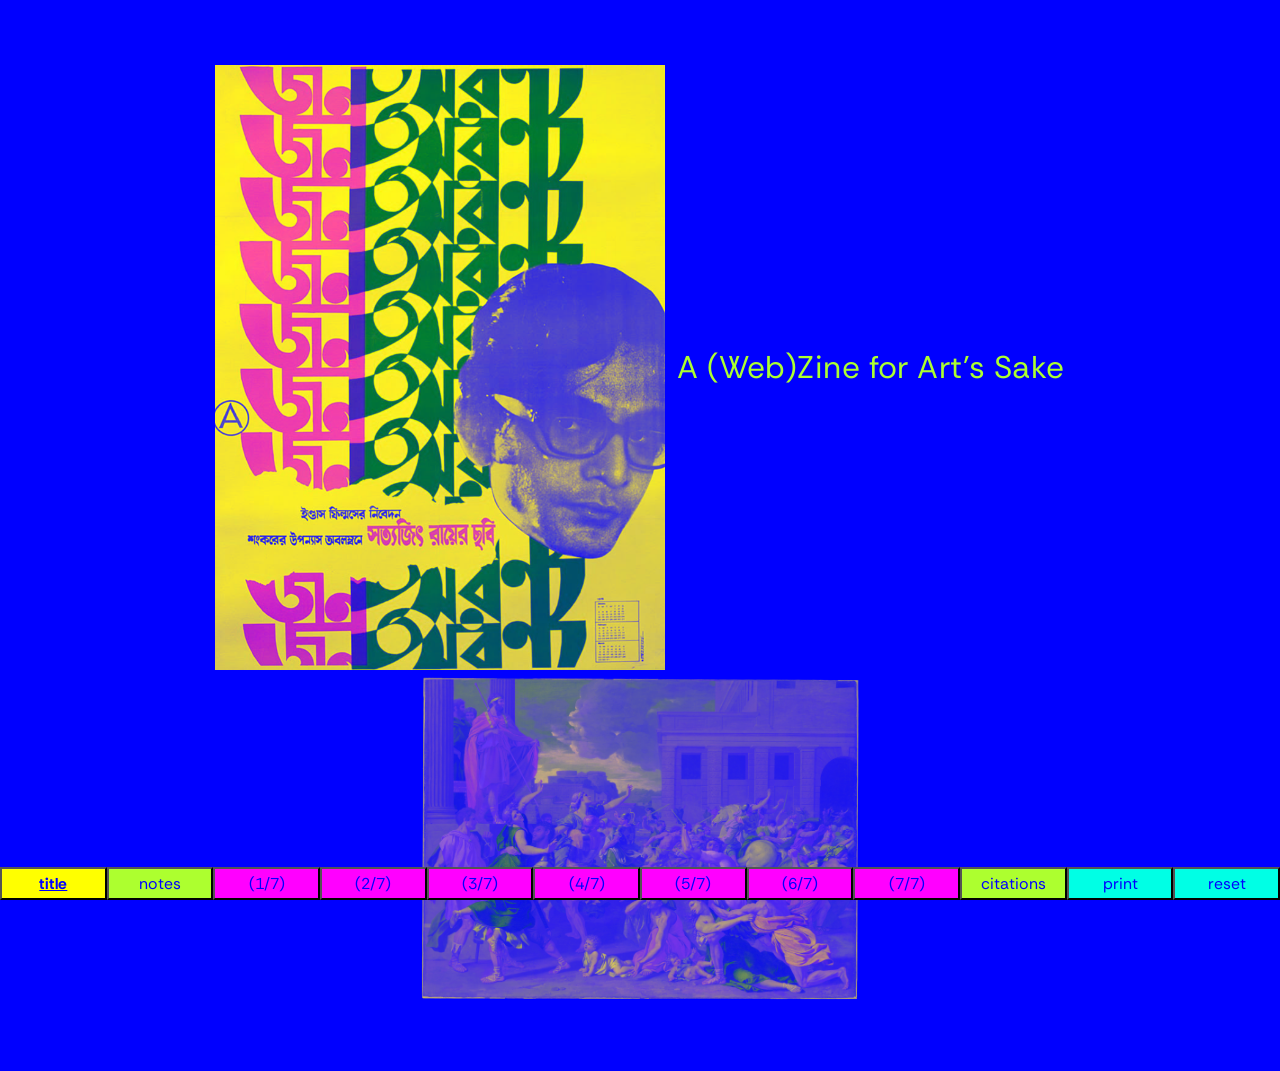
<file: index.html>
<!DOCTYPE html>
<html lang="en">
<meta charset="utf-8">
<meta name="viewport" content="width=device-width, initial-scale-1">
<title>A (Web)Zine for Art's Sake</title>
<link rel="preconnect" href="https://fonts.googleapis.com">
<link rel="preconnect" href="https://fonts.gstatic.com" crossorigin>
<link href="https://fonts.googleapis.com/css2?family=Akaya+Telivigala&family=Amita:wght@400;700&family=Anek+Kannada:wdth@89.7&family=Anek+Latin:wght@100..800&family=Averia+Libre:ital,wght@0,300;0,400;0,700;1,300;1,400;1,700&family=Bricolage+Grotesque:opsz,wght@12..96,200..800&family=Codystar:wght@300;400&family=Rethink+Sans:ital,wght@0,400..800;1,400..800&family=Tiro+Bangla:ital@0;1&display=swap" rel="stylesheet">
    <link rel="stylesheet" type="text/css" href="title-styles.css">
<script src=""></script>
</head>

<body onclick="handleClick(event)">
    <div class="main">
            <button id="btn" class="head"><img id="random-image" src="" alt="">                  
            </button><p class="header">A (Web)Zine for Art's Sake</p>
            <button id="btn2" class="head"><img id="random-image2" src="" alt="">                   
            </button>
    </div>

       <nav id="b" class="unselect">
        <button id="title" class="navoption"><a href="index.html" aria-current="page">title</a></button>
        <button id="citations" class="navoption"><a href="note.html" aria-current="false">notes</a></button>
        <button id="page" class="navoption"><a href="page-1.html" aria-current="false">(1/7)</a></button>
        <button id="page" class="navoption"><a href="page-2.html" aria-current="false">(2/7)</a></button>
        <button id="page" class="navoption"><a href="page-3.html" aria-current="false">(3/7)</a></button>
        <button id="page" class="navoption"><a href="page-4.html" aria-current="false">(4/7)</a></button>
        <button id="page" class="navoption"><a href="page-5.html" aria-current="false">(5/7)</a></button>
        <button id="page" class="navoption"><a href="page-6.html" aria-current="false">(6/7)</a></button>
        <button id="page" class="navoption"><a href="page-7.html" aria-current="false">(7/7)</a></button>
        <button id="citations" class="navoption"><a href="citations.html" aria-current="false">citations</a></button>
        <button class="printbutton navoption" id="print" onclick="window.print()"><a href="" aria-current="false">print</a></button>
        <button class="navoption" onClick="window.location.reload();" id="reset"><a href="" aria-current="false">reset</a></button>
    </nav>

<script>
function handleClick(event) {
  if (event.target.classList.contains("clickable")) {
    var values = event.target.getAttribute("data-values").split("/");
    var randomIndex = Math.floor(Math.random() * values.length);
    var nextValue = values[randomIndex];
    event.target.innerText = nextValue;
  }
}

const imgEl = document.getElementById('random-image');
const btn = document.getElementById('btn');

const srcArray = [
'zine images/zine-image-1.jpg',
'zine images/zine-image-2.jpg',
'zine images/zine-image-3.jpg',
'zine images/zine-image-4.jpg',
'zine images/zine-image-5.jpg',
'zine images/zine-image-6.jpg',
'zine images/zine-image-7.jpg',
'zine images/zine-image-8.jpg',
'zine images/zine-image-9.jpg',
'zine images/zine-image-10.jpg',
'zine images/zine-image-11.jpg', 
'zine images/zine-image-12.jpg',
'zine images/zine-image-13.jpg',
'zine images/zine-image-14.jpg', 
'zine images/zine-image-15.jpg',
'zine images/zine-image-16.jpg',
'zine images/zine-image-17.jpg', 
'zine images/zine-image-18.jpg',
'zine images/zine-image-19.jpg',
'zine images/zine-image-20.jpg',
'zine images/zine-image-21.jpg', 
'zine images/zine-image-22.jpg',
'zine images/zine-image-23.jpg',
'zine images/zine-image-24.jpg', 
'zine images/zine-image-25.jpg',
'zine images/zine-image-26.jpg',
'zine images/zine-image-27.jpg', 
'zine images/zine-image-28.jpg',
'zine images/zine-image-29.jpg',
'zine images/zine-image-30.jpg',
'zine images/zine-image-31.jpg',
'zine images/zine-image-32.jpg',
'zine images/zine-image-33.jpg',
'zine images/zine-image-34.jpg', 
'zine images/zine-image-35.jpg',
'zine images/zine-image-36.jpg',
'zine images/zine-image-37.jpg', 
'zine images/zine-image-38.jpg',
'zine images/zine-image-39.jpg',
'zine images/zine-image-40.jpg',
'zine images/zine-image-41.jpg',
'zine images/zine-image-42.jpg',
'zine images/zine-image-43.jpg',
'zine images/zine-image-44.jpg',
'zine images/zine-image-45.jpg',
'zine images/zine-image-46.jpg',
'zine images/zine-image-47.jpg',
'zine images/zine-image-48.jpg',
'zine images/zine-image-49.jpg',
'zine images/zine-image-50.jpg',
'zine images/zine-image-51.jpg',
'zine images/zine-image-52.jpg',
'zine images/zine-image-53.jpg',
'zine images/zine-image-54.jpg',
'zine images/zine-image-55.jpg',
'zine images/zine-image-56.jpg',
'zine images/zine-image-57.jpg',
'zine images/zine-image-58.jpg',
'zine images/zine-image-59.jpg',
'zine images/zine-image-60.jpg',
'zine images/zine-image-61.jpg',
'zine images/zine-image-62.jpg',
'zine images/zine-image-63.jpg',
'zine images/zine-image-64.jpg',
'zine images/zine-image-65.jpg',
'zine images/zine-image-66.jpg',
'zine images/zine-image-67.jpg',
'zine images/zine-image-68.jpg',
'zine images/zine-image-69.jpg',
'zine images/zine-image-70.jpg',
'zine images/zine-image-71.jpg',
'zine images/zine-image-72.jpg',
'zine images/zine-image-73.jpg',
'zine images/zine-image-74.jpg',
'zine images/zine-image-75.jpg',
'zine images/zine-image-76.jpg',
'zine images/zine-image-77.jpg',
'zine images/zine-image-78.jpg',
'zine images/zine-image-79.jpg',
'zine images/zine-image-80.jpg',
'zine images/zine-image-81.jpg',
'zine images/zine-image-82.jpg',
'zine images/zine-image-83.jpg',
'zine images/zine-image-84.jpg',
'zine images/zine-image-85.jpg',
'zine images/zine-image-86.jpg',
'zine images/zine-image-87.jpg',
'zine images/zine-image-88.jpg',
'zine images/zine-image-89.jpg',
'zine images/zine-image-90.jpg',
'zine images/zine-image-91.jpg',
'zine images/zine-image-92.jpg',
'zine images/zine-image-93.jpg',
'zine images/zine-image-94.jpg',
'zine images/zine-image-95.jpg',
'zine images/zine-image-96.jpg',
'zine images/zine-image-97.jpg',
'zine images/zine-image-98.jpg',
'zine images/zine-image-99.jpg',
'zine images/zine-image-100.jpg',
];

imgEl.src - srcArray[0];

btn.addEventListener('click', () => {
    randomImage();
});

let index;
let index1;

randomImage();
function randomImage() {
    const randomIndex = Math.floor(Math.random()*srcArray.length);
    if (randomIndex !== index){
    imgEl.src = srcArray[randomIndex];
    index = randomImage;
    } 
    if (randomIndex !== index1) {
    imgEl.src = srcArray[randomIndex];
    index1 = randomImage;
    }
    else {
    randomImage();
    }
    
}

const imgEl2 = document.getElementById('random-image2');
const btn2 = document.getElementById('btn2');

const srcArray2 = [
'art images/art-image-01.jpeg',
'art images/art-image-02.jpeg',
'art images/art-image-03.jpeg',
'art images/art-image-04.jpeg',
'art images/art-image-05.jpeg',
'art images/art-image-06.jpeg',
'art images/art-image-07.jpeg',
'art images/art-image-08.jpeg',
'art images/art-image-09.jpeg',
'art images/art-image-10.jpeg',
'art images/art-image-11.jpeg',
'art images/art-image-12.jpeg',
'art images/art-image-13.jpeg',
'art images/art-image-14.jpeg',
'art images/art-image-15.jpeg',
'art images/art-image-16.jpeg',
'art images/art-image-17.jpeg',
'art images/art-image-18.jpeg',
'art images/art-image-19.jpeg',
'art images/art-image-20.jpeg',
'art images/art-image-21.jpeg',
'art images/art-image-22.jpeg',
'art images/art-image-23.jpeg',
'art images/art-image-24.jpeg',
'art images/art-image-25.jpeg',
'art images/art-image-26.jpeg',
'art images/art-image-27.jpeg',
'art images/art-image-28.jpeg',
'art images/art-image-29.jpeg',
'art images/art-image-30.jpeg',
'art images/art-image-31.jpeg',
'art images/art-image-32.jpeg',
'art images/art-image-33.jpeg',
'art images/art-image-34.jpeg',
'art images/art-image-35.jpeg',
'art images/art-image-36.jpeg',
'art images/art-image-37.jpeg',
'art images/art-image-38.jpeg',
'art images/art-image-39.jpeg',
'art images/art-image-40.jpeg',
'art images/art-image-41.jpeg',
'art images/art-image-42.jpeg',
'art images/art-image-43.jpeg',
'art images/art-image-44.jpeg',
'art images/art-image-45.jpeg',
'art images/art-image-46.jpeg',
'art images/art-image-47.jpeg',
'art images/art-image-48.jpeg',
'art images/art-image-49.jpeg',
'art images/art-image-50.jpeg',
'art images/art-image-51.jpeg',
'art images/art-image-52.jpeg',
'art images/art-image-53.jpeg',
'art images/art-image-54.jpeg',
'art images/art-image-55.jpeg',
'art images/art-image-56.jpeg',
'art images/art-image-57.jpeg',
'art images/art-image-58.jpeg',
'art images/art-image-59.jpeg',
'art images/art-image-60.jpeg',
'art images/art-image-61.jpeg',
'art images/art-image-62.jpeg',
'art images/art-image-63.jpeg',
'art images/art-image-64.jpeg',
'art images/art-image-65.jpeg',
'art images/art-image-66.jpeg',
'art images/art-image-67.jpeg',
'art images/art-image-68.jpeg',
'art images/art-image-69.jpeg',
'art images/art-image-70.jpeg',
'art images/art-image-71.jpeg',
'art images/art-image-72.jpeg',
'art images/art-image-73.jpeg',
'art images/art-image-74.jpeg',
'art images/art-image-75.jpeg',
'art images/art-image-76.jpeg',
'art images/art-image-77.jpeg',
'art images/art-image-78.jpeg',
'art images/art-image-79.jpeg',
'art images/art-image-80.jpeg',
'art images/art-image-81.jpeg',
'art images/art-image-82.jpeg',
'art images/art-image-83.jpeg',
'art images/art-image-84.jpeg',
'art images/art-image-85.jpeg',
'art images/art-image-86.jpeg',
'art images/art-image-87.jpeg',
'art images/art-image-88.jpeg',
'art images/art-image-89.jpeg',
'art images/art-image-90.jpeg',
'art images/art-image-91.jpeg',
'art images/art-image-92.jpeg',
'art images/art-image-93.jpeg',
'art images/art-image-94.jpeg',
'art images/art-image-95.jpeg',
'art images/art-image-96.jpeg',
'art images/art-image-97.jpeg',
'art images/art-image-98.jpeg',
'art images/art-image-99.jpeg',
'art images/art-image-100.jpeg',
];

imgEl2.src - srcArray2[0];

btn2.addEventListener('click', () => {
    randomImage2();
});

let index2;
let index3; 

randomImage2();
function randomImage2() {
    const randomIndex2 = Math.floor(Math.random()*srcArray2.length);
    if (randomIndex2 !== index2){
    imgEl2.src = srcArray2[randomIndex2];
    index2 = randomImage2;
    } 
    if (randomIndex2 !== index3) {
    imgEl2.src = srcArray2[randomIndex2];
    index3 = randomImage2;
    }
    else {
    randomImage2();
    }
    
}



</script>
</body>
</html>
</file>
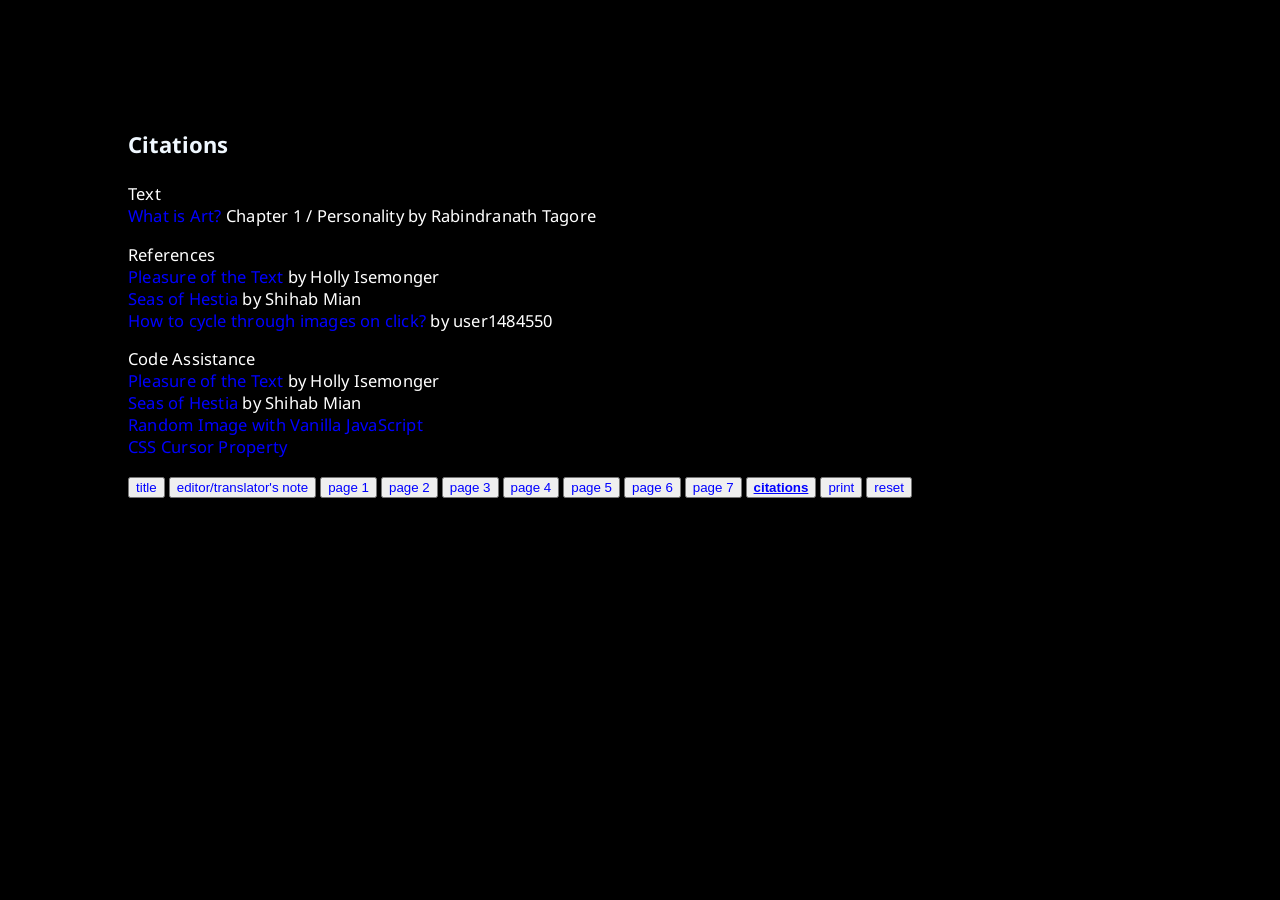
<file: citations.html>
<!DOCTYPE html>
<html lang="en">
<meta charset="utf-8">
<meta name="viewport" content="width=device-width, initial-scale-1">
<title>A (Web)Zine for Art's Sake</title>
<link rel="preconnect" href="https://fonts.googleapis.com">
<link rel="preconnect" href="https://fonts.gstatic.com" crossorigin>
<link href="https://fonts.googleapis.com/css2?family=Noto+Sans:ital,wght@0,100..900;1,100..900&display=swap" rel="stylesheet">
    <link rel="stylesheet" type="text/css" href="citations-styles.css">
<script src=""></script>
<style type="text/css">
<!--
BODY { cursor:url(https://www.rw-designer.com/cursor-set/next-generation-set); }
-->
</style>
</head>
<body onclick="handleClick(event)">
    <div class="lecture" st>
      <h3>
        Citations
      </h3>
    </div>
    <p>
      Text 
      <br>
      <a href="https://en.wikisource.org/wiki/Personality_(Tagore)/Chapter_1" target="_blank">What is Art?</a> Chapter 1 / Personality by Rabindranath Tagore
    </p>
    <p>
      References 
      <br>
      <a href="https://crawlspace.cool/pleasure-of-the-text" target="_blank">Pleasure of the Text</a> by Holly Isemonger
      <br>
      <a href="https://808sheeb.github.io/seas-of-hestia/" target="_blank">Seas of Hestia</a> by Shihab Mian
      <br>
      <a href="http://jsbin.com/serezoyeya/edit?html,css,js,output" target="_blank">How to cycle through images on click?</a> by user1484550
    </p>
    <p>
    Code Assistance 
      <br>
      <a href="https://crawlspace.cool/pleasure-of-the-text" target="_blank">Pleasure of the Text</a> by Holly Isemonger
      <br>
      <a href="https://808sheeb.github.io/seas-of-hestia/" target="_blank">Seas of Hestia</a> by Shihab Mian
      <br>
      <a href="https://www.youtube.com/watch?v=PfzA1CX3aI4" target="_blank">Random Image with Vanilla JavaScript</a>
      <br>
      <a href="https://www.w3schools.com/cssref/pr_class_cursor.php" target="_blank">CSS Cursor Property</a>
    </p>

     <div id="b" class="unselect">
        <button id="title" class="unselect"><a href="index.html" aria-current="false">title</a></button>
        <button id="note"><a href="note.html" aria-current="false">editor/translator's note</a></button>
        <button id="page-1"><a href="page-1.html" aria-current="false">page 1</a></button>
        <button id="page-2"><a href="page-2.html" aria-current="false">page 2</a></button>
        <button id="page-3"><a href="page-3.html" aria-current="false">page 3</a></button>
        <button id="page-4"><a href="page-4.html" aria-current="false">page 4</a></button>
        <button id="page-5"><a href="page-5.html" aria-current="false">page 5</a></button>
        <button id="page-6"><a href="page-6.html" aria-current="false">page 6</a></button>
        <button id="page-7"><a href="page-7.html" aria-current="false">page 7</a></button>
        <button id="citations"><a href="citations.html" aria-current="page">citations</a></button>
        <button class="printbutton" id="p" onclick="window.print()"><a href="" aria-current="false">print</a></button>
        <button onClick="window.location.reload();" id="reset"><a href="" aria-current="false">reset</a></button>
    </div>

<script>
          function handleClick(event) {
  if (event.target.classList.contains("clickable")) {
    var values = event.target.getAttribute("data-values").split("/");
    var randomIndex = Math.floor(Math.random() * values.length);
    var nextValue = values[randomIndex];
    event.target.innerText = nextValue;
  }
}

</script>
</body>

</html>
</file>
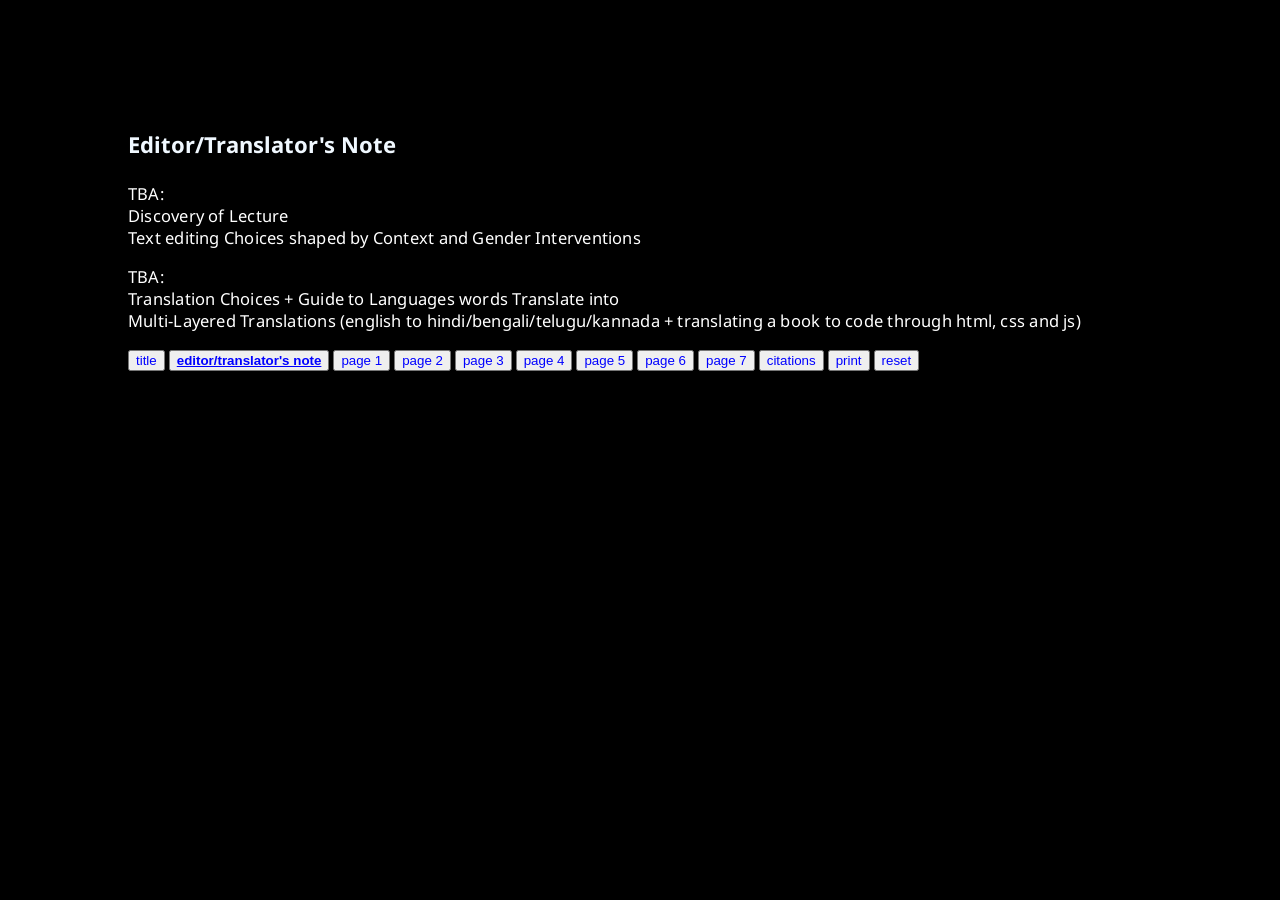
<file: note.html>
<!DOCTYPE html>
<html lang="en">
<meta charset="utf-8">
<meta name="viewport" content="width=device-width, initial-scale-1">
<title>A (Web)Zine for Art's Sake</title>
<link rel="preconnect" href="https://fonts.googleapis.com">
<link rel="preconnect" href="https://fonts.gstatic.com" crossorigin>
<link href="https://fonts.googleapis.com/css2?family=Noto+Sans:ital,wght@0,100..900;1,100..900&display=swap" rel="stylesheet">
    <link rel="stylesheet" type="text/css" href="note-styles.css">
<script src=""></script>
<style type="text/css">
<!--
BODY { cursor:url(https://www.rw-designer.com/cursor-set/next-generation-set); }
-->
</style>
</head>
<body onclick="handleClick(event)">
    <div class="lecture" st>
      <h3>
        Editor/Translator's Note
      </h3>
    </div>
    <p>
      TBA: 
      <br>
      Discovery of Lecture
      <br>
      Text editing Choices shaped by Context and Gender Interventions
    </p>
    <p>
      TBA: 
      <br>
      Translation Choices + Guide to Languages words Translate into
      <br>
      Multi-Layered Translations (english to hindi/bengali/telugu/kannada + translating a book to code through html, css and js)
    </p>

     <div id="b" class="unselect">
        <button id="title" class="unselect"><a href="index.html" aria-current="false">title</a></button>
        <button id="note"><a href="note.html" aria-current="page">editor/translator's note</a></button>
        <button id="page-1"><a href="page-1.html" aria-current="false">page 1</a></button>
        <button id="page-2"><a href="page-2.html" aria-current="false">page 2</a></button>
        <button id="page-3"><a href="page-3.html" aria-current="false">page 3</a></button>
        <button id="page-4"><a href="page-4.html" aria-current="false">page 4</a></button>
        <button id="page-5"><a href="page-5.html" aria-current="false">page 5</a></button>
        <button id="page-6"><a href="page-6.html" aria-current="false">page 6</a></button>
        <button id="page-7"><a href="page-7.html" aria-current="false">page 7</a></button>
        <button id="citations"><a href="citations.html" aria-current="false">citations</a></button>
        <button class="printbutton" id="p" onclick="window.print()"><a href="" aria-current="false">print</a></button>
        <button onClick="window.location.reload();" id="reset"><a href="" aria-current="false">reset</a></button>
    </div>

<script>
          function handleClick(event) {
  if (event.target.classList.contains("clickable")) {
    var values = event.target.getAttribute("data-values").split("/");
    var randomIndex = Math.floor(Math.random() * values.length);
    var nextValue = values[randomIndex];
    event.target.innerText = nextValue;
  }
}

</script>
</body>

</html>
</file>
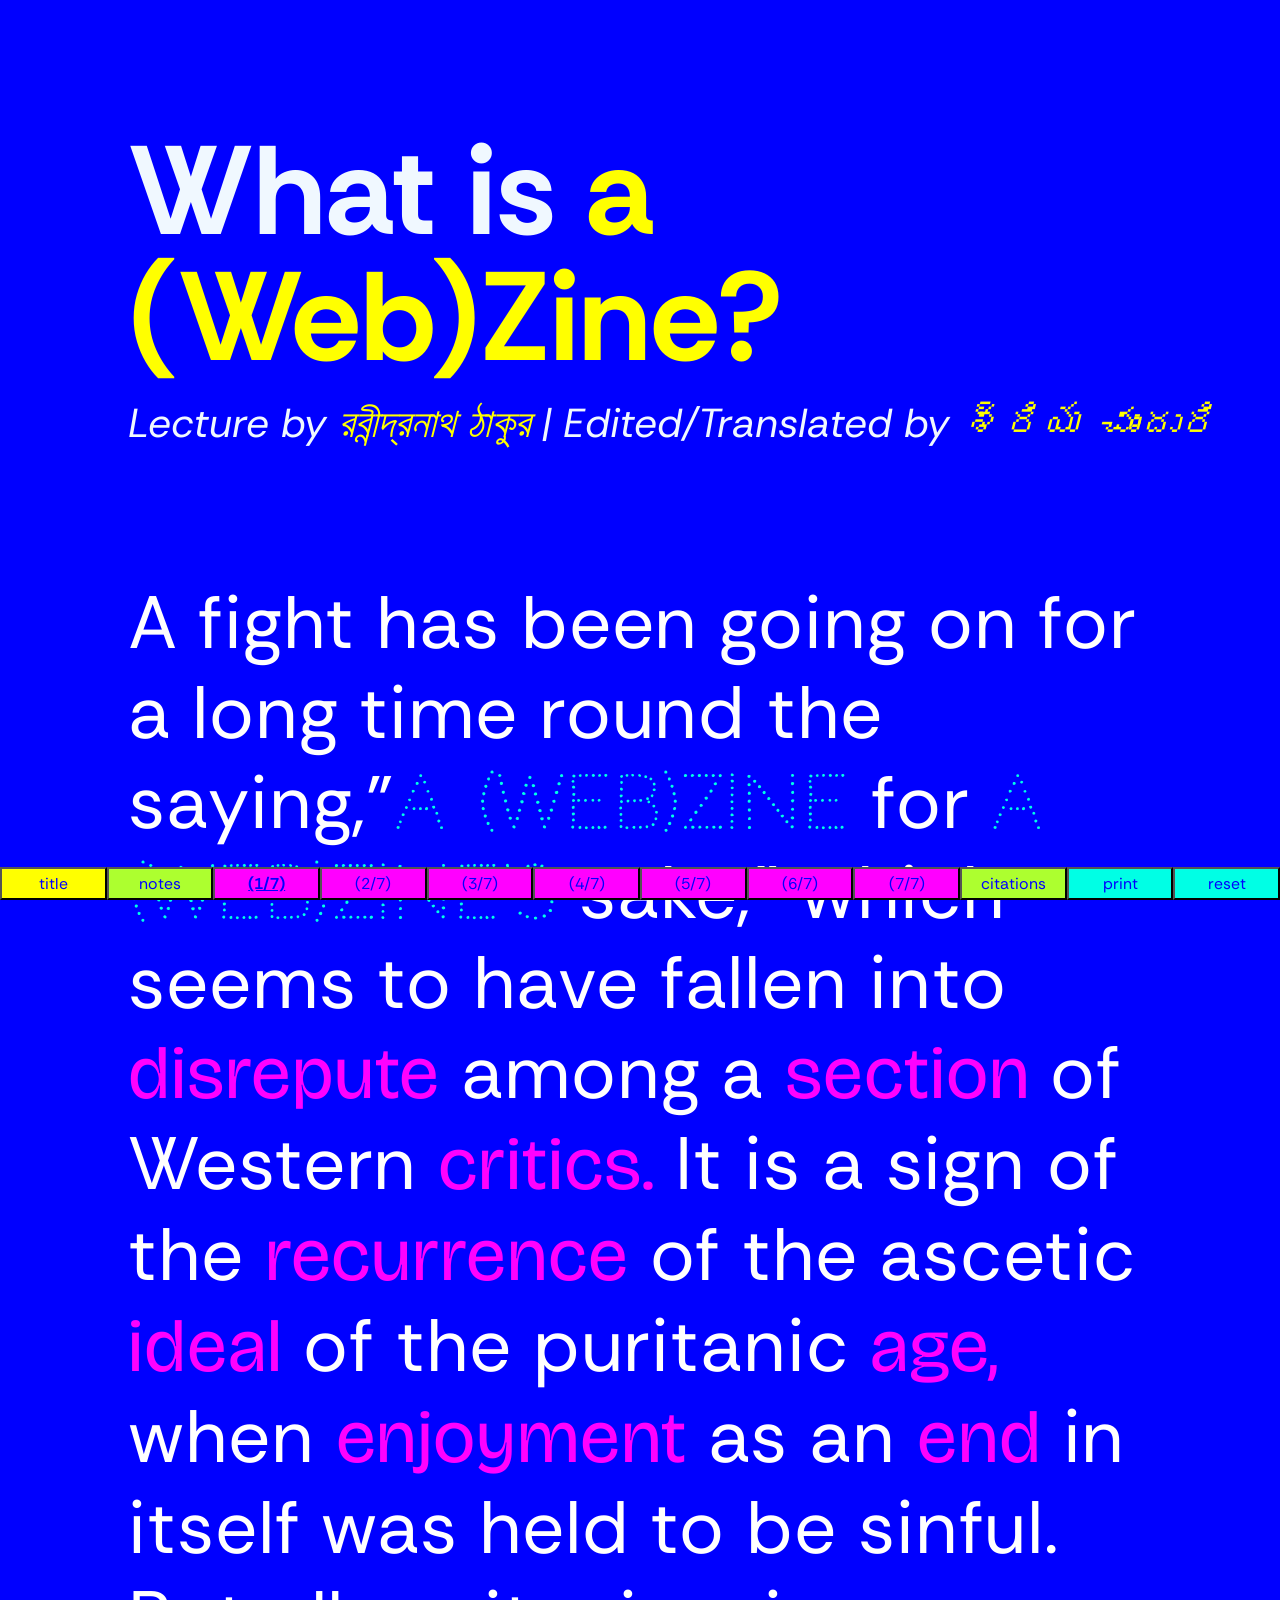
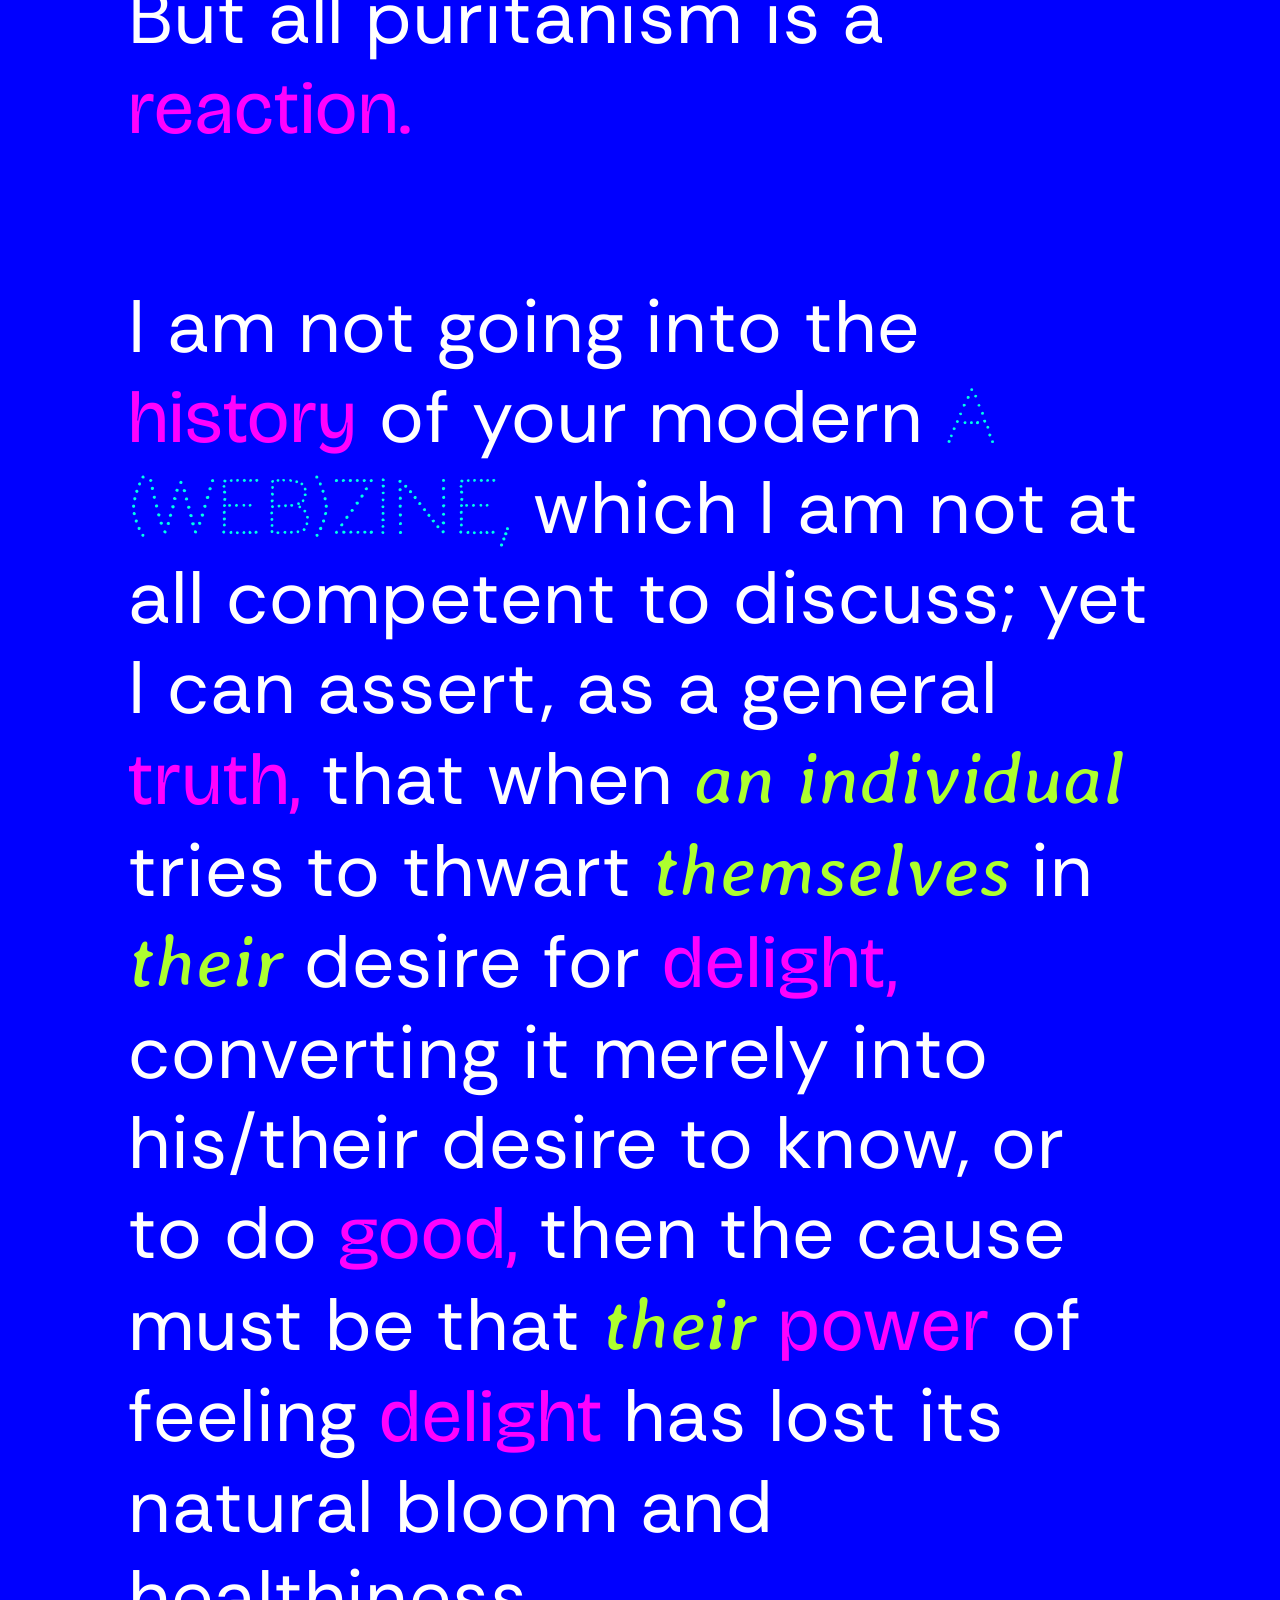
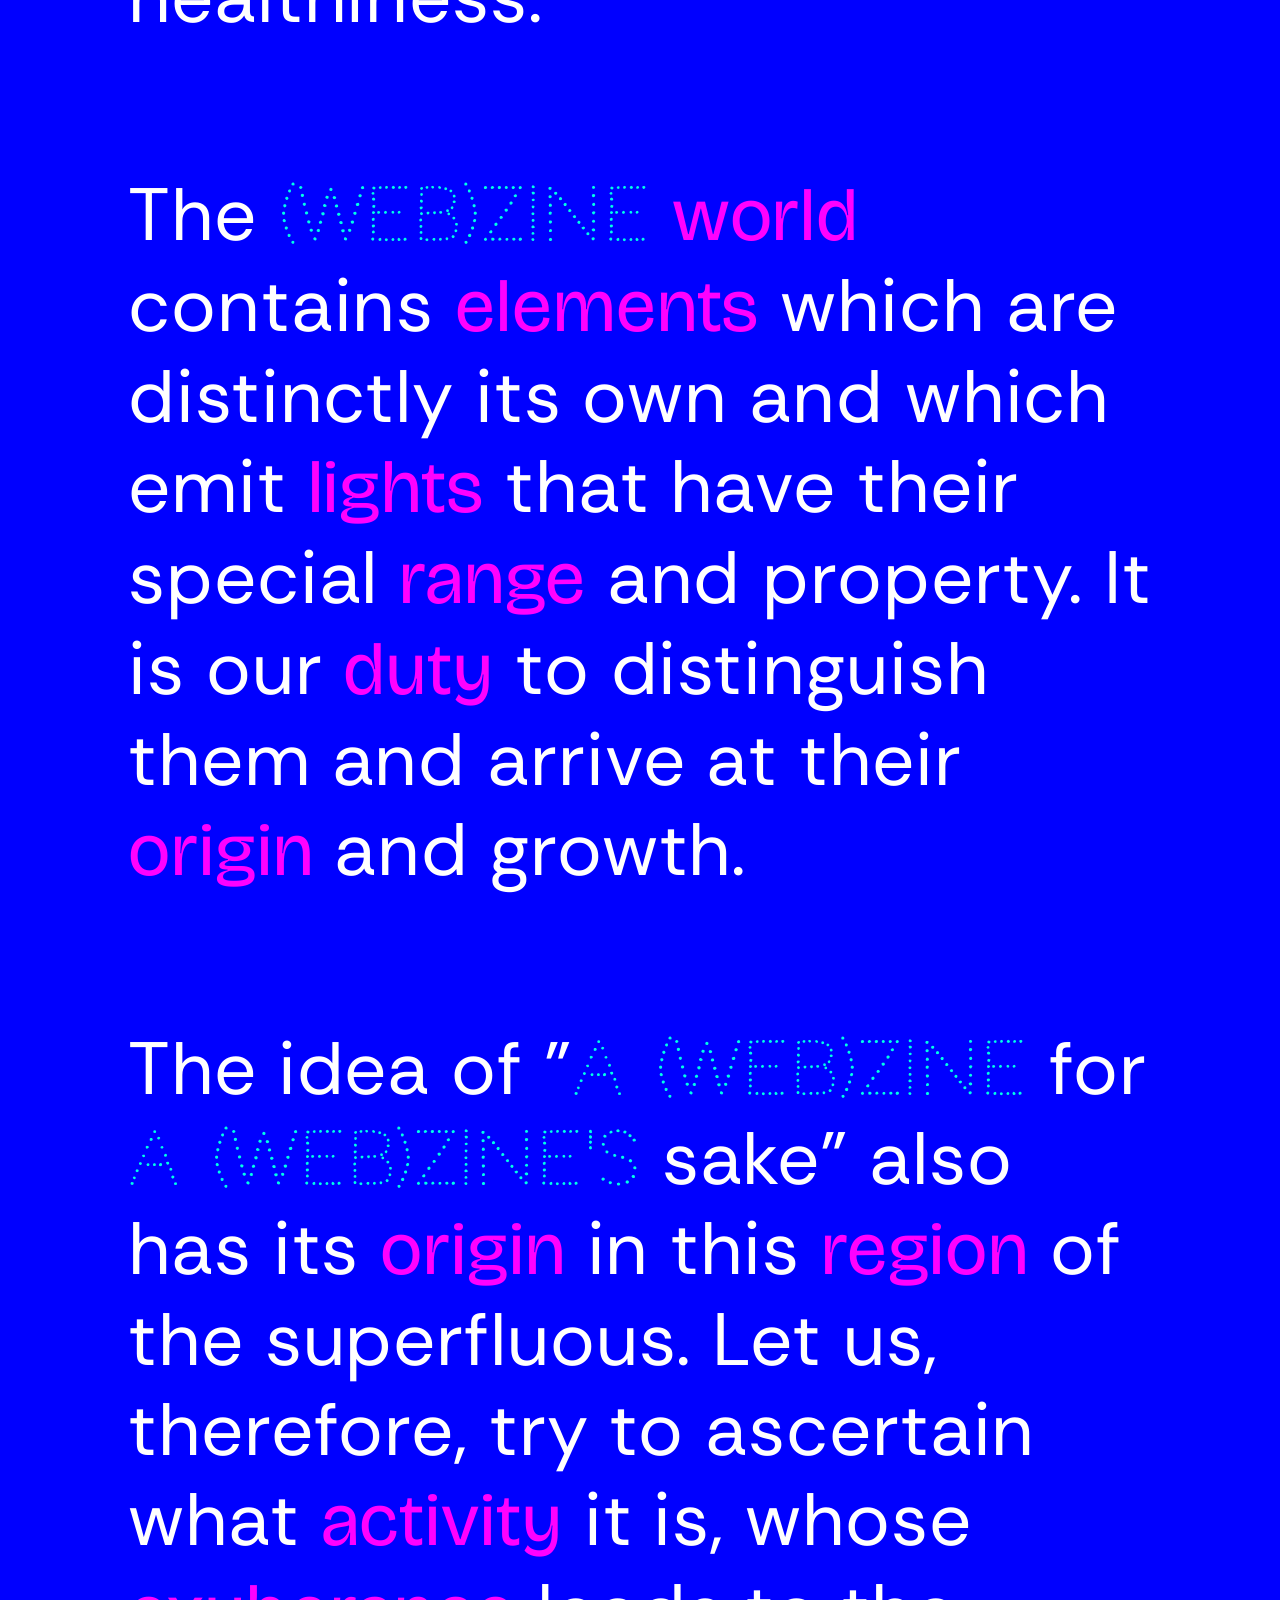
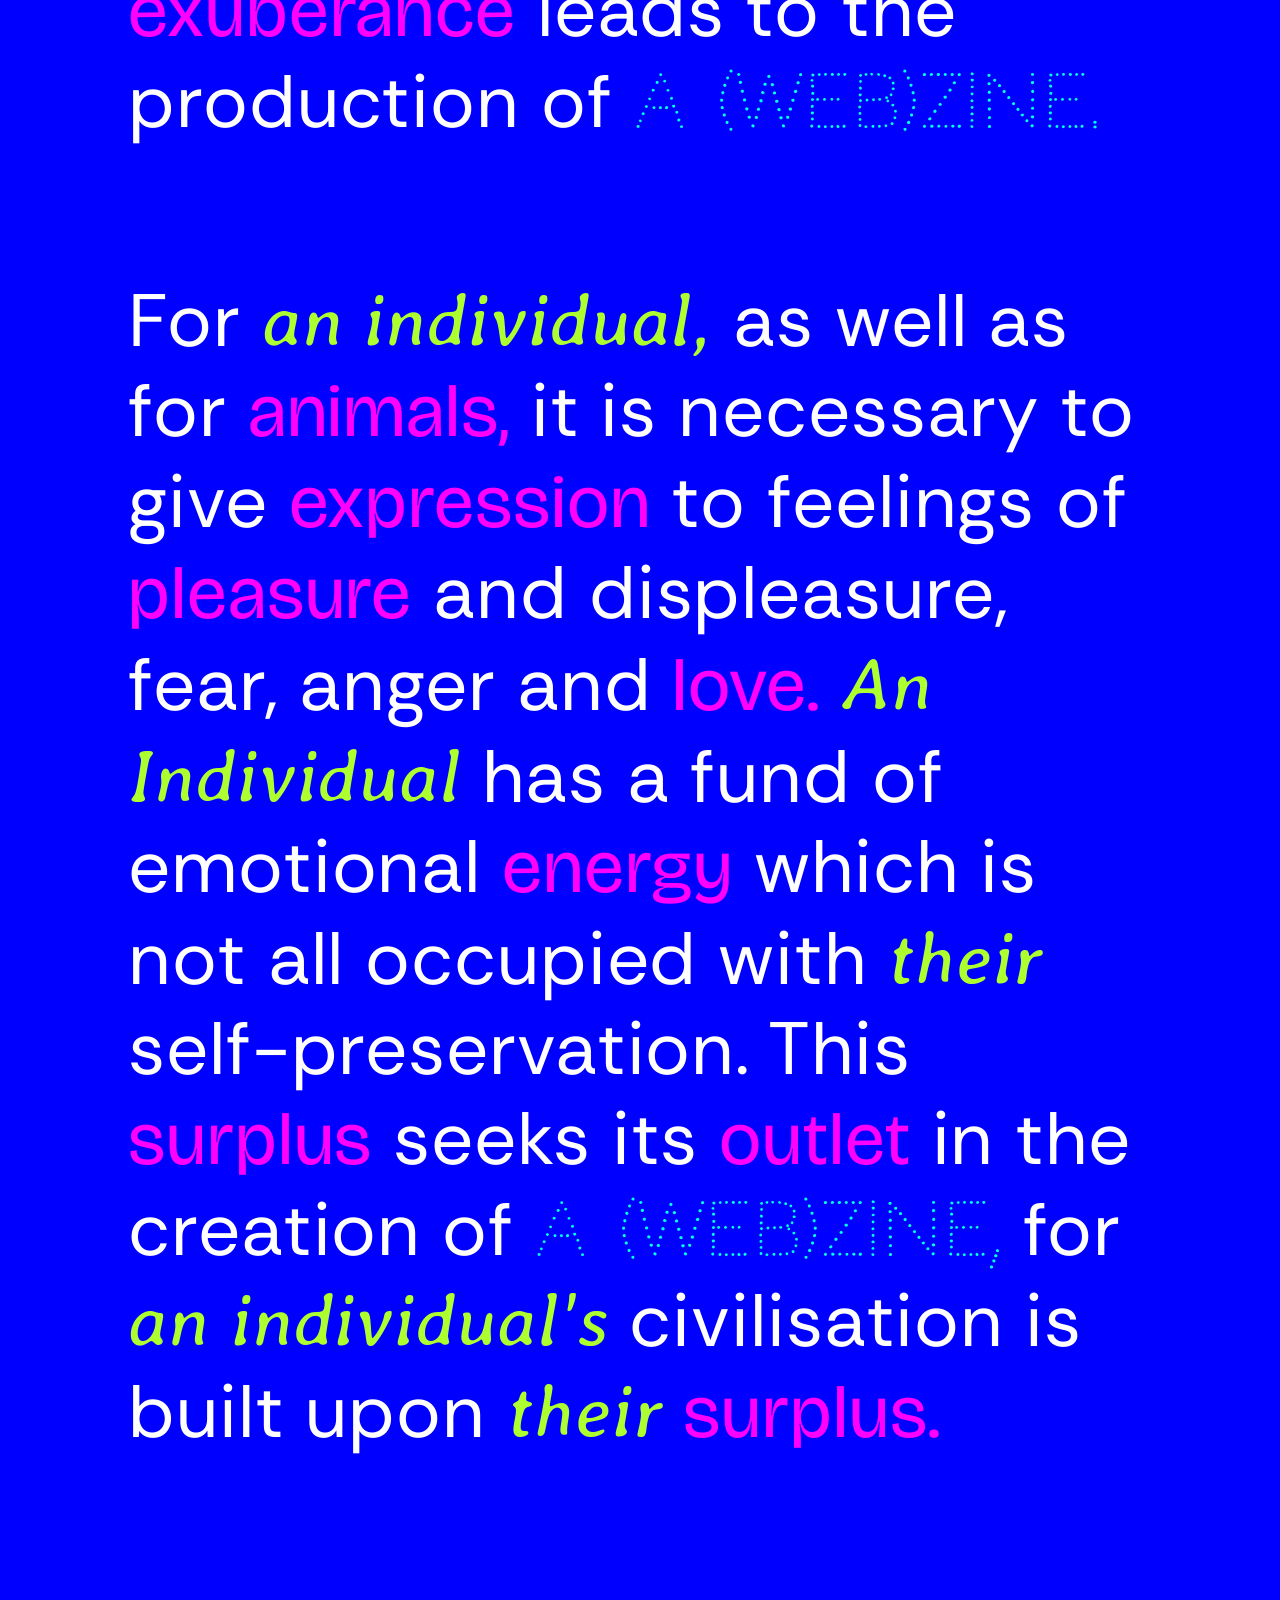
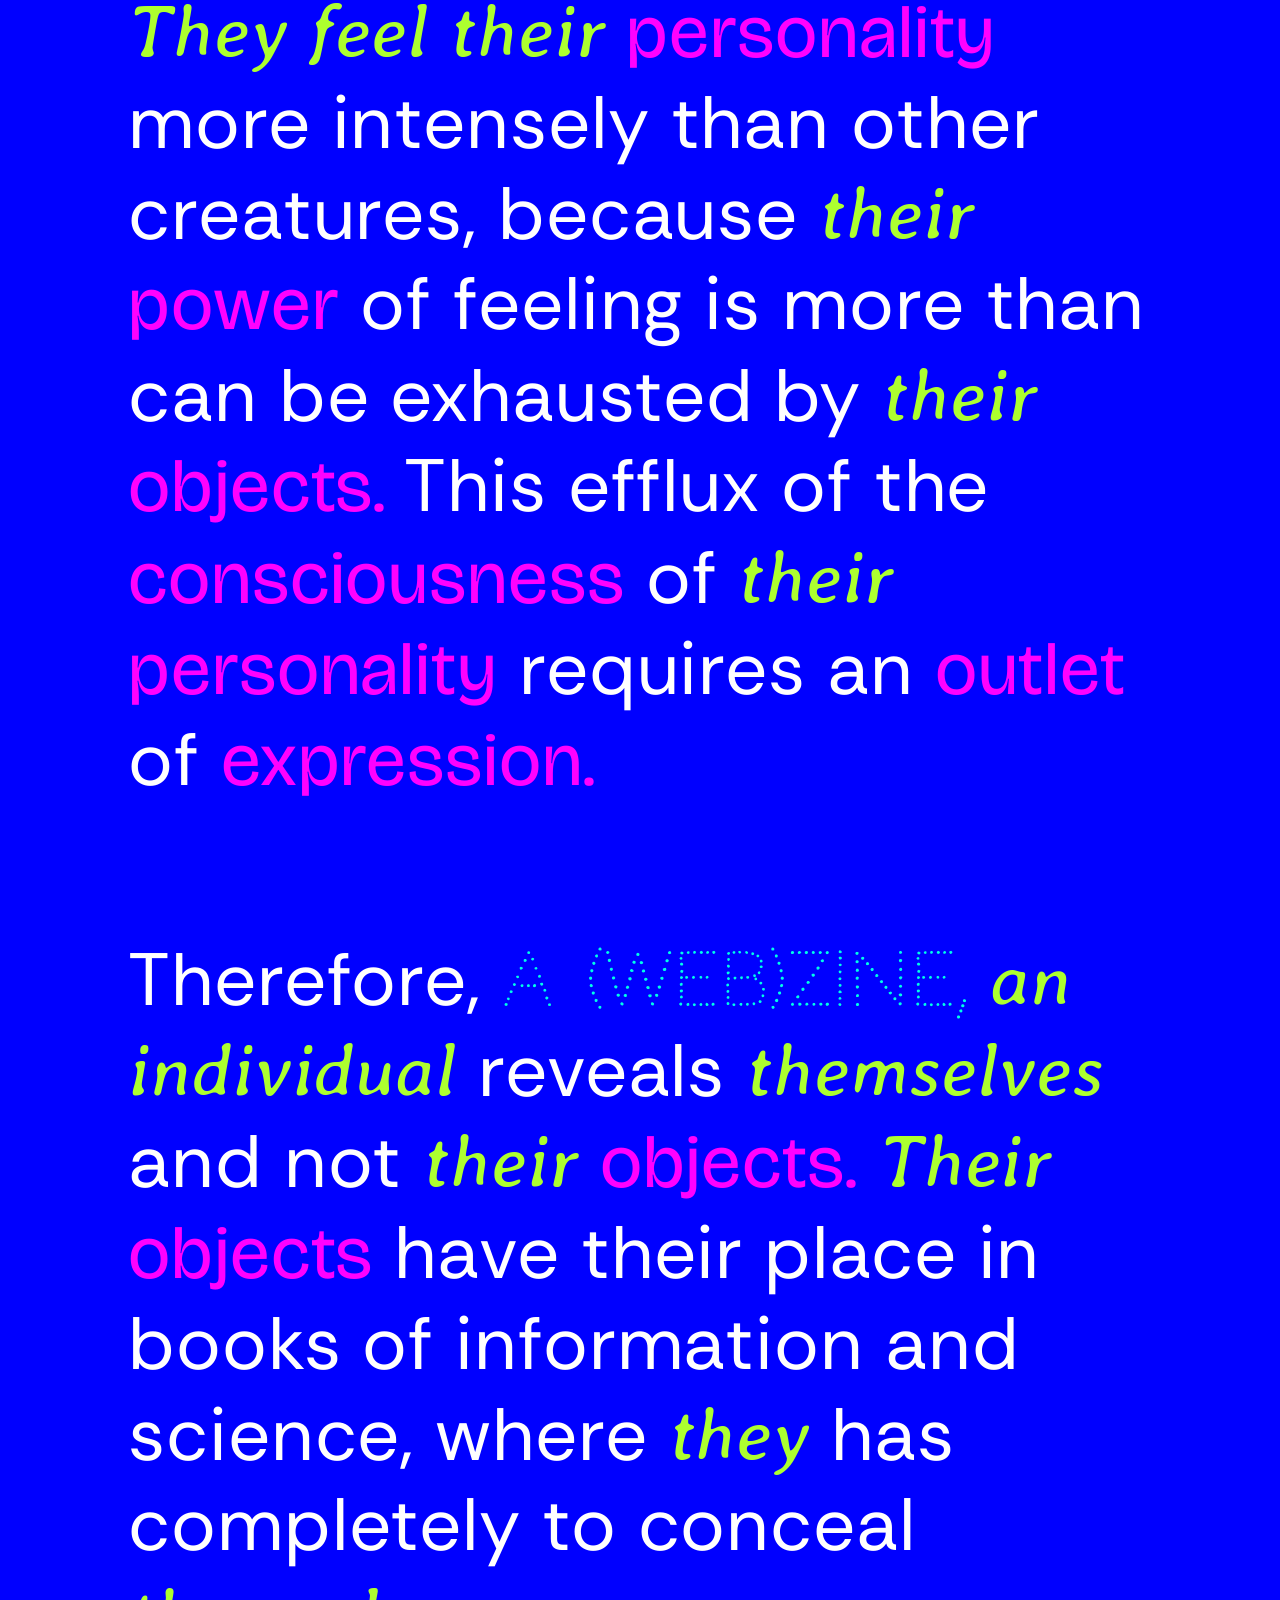
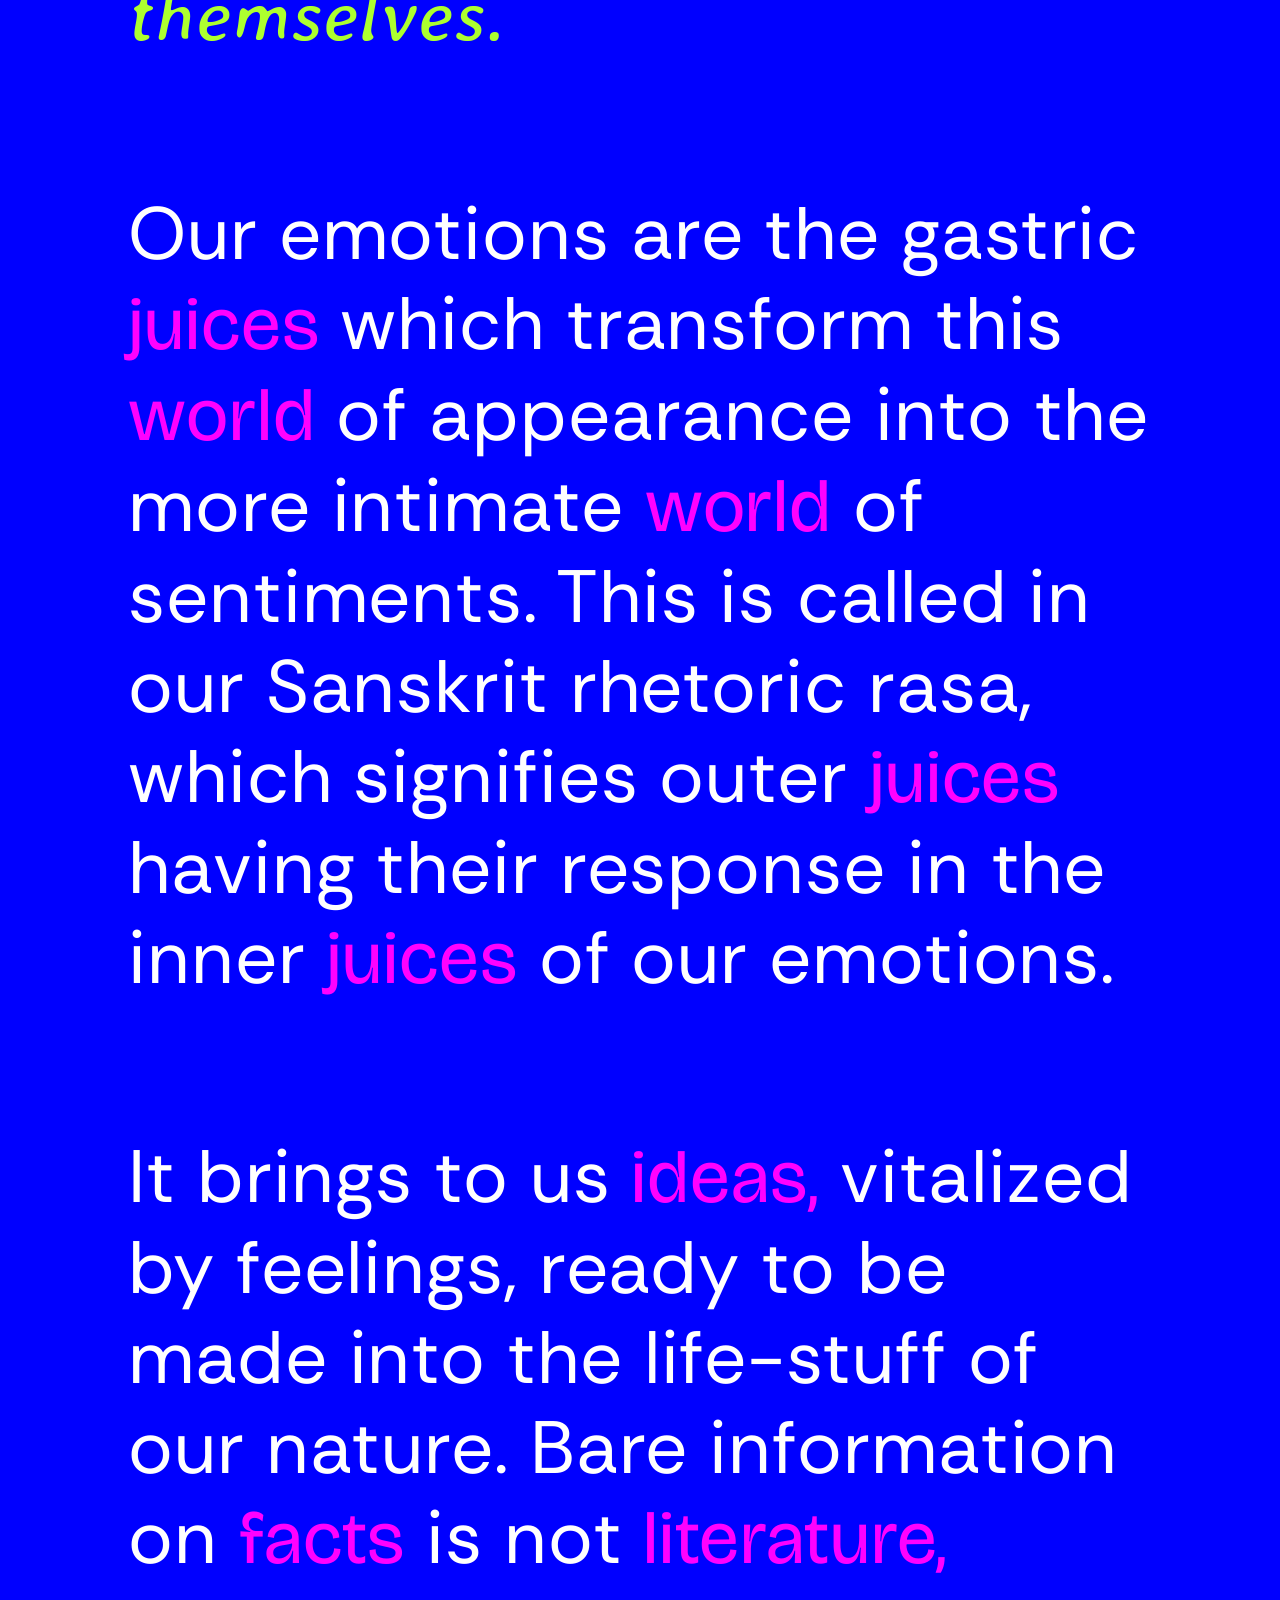
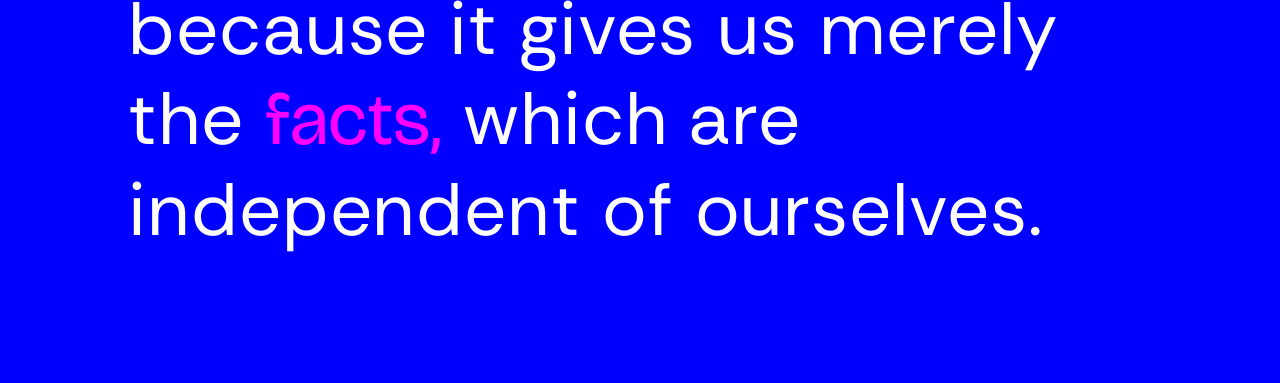
<file: page-2.html>
<!DOCTYPE html>
<html lang="en">
<meta charset="utf-8">
<meta name="viewport" content="width=device-width, initial-scale-1">
<title>A (Web)Zine for Art's Sake</title>
<link rel="preconnect" href="https://fonts.googleapis.com">
<link rel="preconnect" href="https://fonts.gstatic.com" crossorigin>
<link href="https://fonts.googleapis.com/css2?family=Akaya+Telivigala&family=Amita:wght@400;700&family=Anek+Kannada:wdth@89.7&family=Anek+Latin:wght@100..800&family=Averia+Libre:ital,wght@0,300;0,400;0,700;1,300;1,400;1,700&family=Bricolage+Grotesque:opsz,wght@12..96,200..800&family=Codystar:wght@300;400&family=Rethink+Sans:ital,wght@0,400..800;1,400..800&family=Tiro+Bangla:ital@0;1&display=swap" rel="stylesheet">
    <link rel="stylesheet" type="text/css" href="page-2-styles.css">
<script src=""></script>
<style type="text/css">
<!--
BODY { cursor:url(https://www.rw-designer.com/cursor-set/next-generation-set); }
-->
</style>
</head>
<body onclick="handleClick(event)">
    <div class="lecture">
      <h3>
        What is
        <span id="greeting" class="greeting clickable head" data-values="Art? /a (Web)Zine?">a (Web)Zine?</span>
      </h3>
      <h6>
        Lecture by <span id="greeting" class="greeting clickable head" data-values="রবীন্দ্রনাথ ঠাকুর/रबीन्द्रनाथ ठाकुर/ರವೀಂದ್ರನಾಥ ಠಾಗೋರ್/రవీంద్రనాథ్ ఠాగూర్/Rabindranath Tagore">রবীন্দ্রনাথ ঠাকুর</span> | Edited/Translated by <span id="greeting" class="greeting clickable head" data-values="శ్రియ చుందురి/Shriya Chunduri/श्रिया चुंदुरी/ಶ್ರಿಯಾ ಚುಂದುರಿ">శ్రియ చుందురి</span>
      </h6>
    </div>
    <p>
    A fight has been going on for a long time round the saying,"<span id="greeting" class="greeting clickable creativity" data-values="Art/a (Web)Zine">a (Web)Zine</span> 
    for 
    <span id="greeting" class="greeting clickable creativity" data-values="Art's/a (Web)Zine's">a (Web)Zine's</span>  
    sake," which seems to have fallen into 
    <span id="greeting" class="greeting clickable language" data-values="disrepute/দুর্নাম/बदनामी/అపకీర్తి/ಅಪಯಶಸ್ಸು,">disrepute</span> 
    among a 
    <span id="greeting" class="greeting clickable language" data-values="section/শাখা/भाग/విభాగం/ಭಾಗ">section</span> 
    of Western 
    <span id="greeting" class="greeting clickable language" data-values="critics./সমালোচকগণ।/आलोचकों।/విమర్శకులు./ವಿಮರ್ಶಕರು.">critics.</span>
    It is a sign of the 
    <span id="greeting" class="greeting clickable language" data-values="recurrence/পুনরাবৃত্তি/आवर्तन/మళ్ళీ జరిగింది/ಮರುಕಳಿಸುವಿಕೆ">recurrence</span>  
    of the ascetic 
    <span id="greeting" class="greeting clickable language" data-values="ideal/আদর্শ/आदर्श/సంక్షేపము/ಆದರ್ಶ">ideal</span>  
    of the puritanic 
    <span id="greeting" class="greeting clickable language" data-values="age,/যুগ,/युग,/యుగం,/ಯುಗ,">age,</span>    
    when <span id="greeting" class="greeting clickable language" data-values="enjoyment/ভুক্তি/संतुष्टि/సుఖానుభవము/ಸ೦ತೋಷ ">enjoyment</span>  as an 
    <span id="greeting" class="greeting clickable language" data-values="end/উপসংহার/प्रयोजन/ముగింపు/ಸಂಕಲ್ಪ">end</span>   
    in itself was held to be sinful. But all puritanism is a 
    <span id="greeting" class="greeting clickable language" data-values="reaction./প্রতিক্রিয়া।/प्रतिक्रिया।/తిరుగు సమాధానం/ಪ್ರತಿಕ್ರಿಯೆ.">reaction.</span>
    </p>
    <p>
    I am not going into the 
    <span id="greeting" class="greeting clickable language" data-values="history/ইতিহাস/इतिहास/చరిత్ర/ಇತಿಹಾಸ">history</span>  
    of your modern 
    <span id="greeting" class="greeting clickable creativity" data-values="art,/a (web)zine,">a (web)zine,</span>
    which I am not at all competent to discuss; yet I can assert, as a general 
    <span id="greeting" class="greeting clickable language" data-values="truth,/সত্য,/सत्य,/నిజం,/ಸತ್ಯ,">truth,</span>    
    that when 
    <span id="greeting" class="greeting clickable gender" data-values="a man/an individual/a woman">an individual</span>
    tries to thwart 
    <span id="greeting" class="greeting clickable gender" data-values="himself/themselves/herself">themselves</span>
    in 
    <span id="greeting" class="greeting clickable gender" data-values="his/their/her">their</span>
    desire for 
    <span id="greeting" class="greeting clickable language" data-values="delight,/পুলক,/मज़ा,/ఆనందం,/ಸಂತೋಷಪಡಿಸು, ">delight,</span>   
    converting it merely into his/their desire to know, or to do 
    <span id="greeting" class="greeting clickable language" data-values="good,/ধার্মিকতা,/धार्मिकता,/ధర్మం,/ಧರ್ಮ,">good,</span>   
    then the cause must be that 
    <span id="greeting" class="greeting clickable gender" data-values="his/their/her">their</span>
    <span id="greeting" class="greeting clickable language" data-values="power/শক্তি/शक्ति/శక్తి/ಶಕ್ತಿ">power</span> 
    of feeling <span id="greeting" class="greeting clickable language" data-values="delight/পুলক/मज़ा/ఆనందం/ಸಂತೋಷಪಡಿಸು">delight</span>
    has lost its natural bloom and healthiness.
    </p>
    <p>
    The 
    <span id="greeting" class="greeting clickable creativity" data-values="art/(web)zine">(web)zine</span> 
    <span id="greeting" class="greeting clickable language" data-values="world/ ভুবন/ संसार/ ప్రపంచం/ಜಗತ್ತು">world</span> 
    contains 
    <span id="greeting" class="greeting clickable language" data-values="elements/উপাদানসমূহ/तत्वों/భాగాలు/ಭಾಗಗಳು">elements</span>
    which are distinctly its own and which emit 
    <span id="greeting" class="greeting clickable language" data-values="lights/দীপ্তি/दीपक/ప్రకాశం/ದೀಪಗಳು">lights</span>
    that have their special
    <span id="greeting" class="greeting clickable language" data-values="range/পরিসীমা/सीमा/పరిధి/ವ್ಯಾಪ್ತಿ">range</span>
    and property. It is our 
    <span id="greeting" class="greeting clickable language" data-values="duty/কর্তব্য/कर्तव्य/కర్తవ్యం/ಕರ್ತವ್ಯ">duty</span> 
    to distinguish them and arrive at their 
    <span id="greeting" class="greeting clickable language" data-values="origin/আদি/उत्पत्ति/ఆరంభం/ಮೂಲ">origin</span>
    and growth. 
    </p>
    <p>
    The idea of "<span id="greeting" class="greeting clickable creativity" data-values="Art/a (Web)Zine">a (Web)Zine</span> 
    for 
    <span id="greeting" class="greeting clickable creativity" data-values="Art's/a (Web)Zine's">a (Web)Zine's</span>  
    sake" also has its 
    <span id="greeting" class="greeting clickable language" data-values="origin/আদি/उत्पत्ति/ఆరంభం/ಮೂಲ">origin</span> 
    in this 
    <span id="greeting" class="greeting clickable language" data-values="region/অংশ/क्षेत्र/ప్రాంతం/ಪ್ರದೇಶ">region</span>
    of the superfluous. Let us, therefore, try to ascertain what 
    <span id="greeting" class="greeting clickable language" data-values="activity/ক্রিয়া/कार्य/క్రియ/ಕ್ರಿಯೆ">activity</span> 
    it is, whose 
    <span id="greeting" class="greeting clickable language" data-values="exuberance/উচ্ছ্বাস/अधिकता/అభివృద్ధి/ಹುಲುಸು">exuberance</span>
    leads to the production of 
    <span id="greeting" class="greeting clickable creativity" data-values="Art./a (Web)Zine.">a (Web)Zine.</span> 
    </p>

    <p>
    For
    <span id="greeting" class="greeting clickable gender" data-values="man,/an individual,/woman,">an individual,</span>
    as well as for 
    <span id="greeting" class="greeting clickable language" data-values="animals,/প্রাণী,/जानवर,/జంతువులు,/ಪ್ರಾಣಿಗಳು">animals,</span> 
    it is necessary to give 
    <span id="greeting" class="greeting clickable language" data-values="expression/প্রকাশ/अभिव्यक्ति/వ్యక్తీకరణ/ಅಭಿವ್ಯಕ್ತಿ">expression</span>
    to feelings of 
    <span id="greeting" class="greeting clickable language" data-values="pleasure/ইচ্ছা/अभिलाषा/కోరిక/ಆಸೆ">pleasure</span>
    and displeasure, fear, anger and
    <span id="greeting" class="greeting clickable language" data-values="love./ভালোবাসা।/मुहब्बत।/ప్రేమ./ ಅನುರಾಗ.">love.</span> 
    <span id="greeting" class="greeting clickable gender" data-values="Man/An Individual/Woman">An Individual</span>  
    has a fund of emotional 
    <span id="greeting" class="greeting clickable language" data-values="energy/কর্মশক্তি/ऊर्जा/ఉత్సాహం/ಚೈತನ್ಯ">energy</span> 
    which is not all occupied with 
    <span id="greeting" class="greeting clickable gender" data-values="his/their/her">their</span> 
    self-preservation. This 
    <span id="greeting" class="greeting clickable language" data-values="surplus/উদ্বর্ত/अतिरिक्त/అతి/ಹೆಚ್ಚುವರಿ">surplus</span> 
    seeks its 
    <span id="greeting" class="greeting clickable language" data-values="outlet/উপায়/माध्यम/మార్గం/ಅರ್ಥ ">outlet</span> 
    in the creation of 
    <span id="greeting" class="greeting clickable creativity" data-values="Art,/a (Web)Zine,">a (Web)Zine,</span> 
    for 
    <span id="greeting" class="greeting clickable gender" data-values="man's/an individual's/woman's">an individual's</span>
    civilisation is built upon 
    <span id="greeting" class="greeting clickable gender" data-values="his/their/her">their</span> 
    <span id="greeting" class="greeting clickable language" data-values="surplus/উদ্বর্ত।/अतिरिक्त।/అతి./ಹೆಚ್ಚುವರಿ.">surplus.</span> 
    </p>
    <p>
    <span id="greeting" class="greeting clickable gender" data-values="He feels/They feel/She feels">They feel</span>
    <span id="greeting" class="greeting clickable gender" data-values="his/their/her">their</span>
    <span id="greeting" class="greeting clickable language" data-values="personality/ব্যক্তিত্ব/व्यक्तित्व/వ్యక్తిత్వం/ವ್ಯಕ್ತಿತ್ವ">personality</span>
    more intensely than other creatures, because 
    <span id="greeting" class="greeting clickable gender" data-values="his/their/her">their</span> 
    <span id="greeting" class="greeting clickable language" data-values="power/শক্তি/शक्ति/శక్తి/ಶಕ್ತಿ">power</span> 
    of feeling is more than can be exhausted by 
    <span id="greeting" class="greeting clickable gender" data-values="his/their/her">their</span> 
    <span id="greeting" class="greeting clickable language" data-values="objects./বস্তুসমূহ।/चीजें।/వస్తువులు./ವಸ್ತುಗಳು.">objects.</span> 
    This efflux of the 
    <span id="greeting" class="greeting clickable language" data-values="consciousness/চেতনা/चेतना/స్పృహ/ಜಾಗ್ರತಿ">consciousness</span> 
    of 
    <span id="greeting" class="greeting clickable gender" data-values="his/their/her">their</span> 
    <span id="greeting" class="greeting clickable language" data-values="personality/ব্যক্তিত্ব/व्यक्तित्व/వ్యక్తిత్వం/ವ್ಯಕ್ತಿತ್ವ">personality</span>  
    requires an 
    <span id="greeting" class="greeting clickable language" data-values="outlet/উপায়/माध्यम/మార్గం/ಅರ್ಥ">outlet</span> 
    of 
    <span id="greeting" class="greeting clickable language" data-values="expression./প্রকাশ।/अभिव्यक्ति।/వ్యక్తీకరణ./ಅಭಿವ್ಯಕ್ತಿ">expression.</span> 
    </p>
    <p>
    Therefore, 
    <span id="greeting" class="greeting clickable creativity" data-values="Art,/a (Web)Zine,">a (Web)Zine,</span>  
    <span id="greeting" class="greeting clickable gender" data-values="man/an individual/woman">an individual</span> 
    reveals
    <span id="greeting" class="greeting clickable gender" data-values="himself/themselves/herself">themselves</span>
    and not
    <span id="greeting" class="greeting clickable gender" data-values="his/their/her">their</span>
    <span id="greeting" class="greeting clickable language" data-values="objects./বস্তুসমূহ।/चीजें।/వస్తువులు./ವಸ್ತುಗಳು. ">objects.</span> 
    <span id="greeting" class="greeting clickable gender" data-values="His/Their/Her">Their</span> 
    <span id="greeting" class="greeting clickable language" data-values="objects/বস্তুসমূহ/चीजें/వస్తువులు/ವಸ್ತುಗಳು">objects</span>
    have their place in books of information and science, where 
    <span id="greeting" class="greeting clickable gender" data-values="he/they/she">they</span> 
    has completely to conceal 
    <span id="greeting" class="greeting clickable gender" data-values="himself./themselves./herself.">themselves.</span>
    </p>

    <p>Our emotions are the gastric 
    <span id="greeting" class="greeting clickable language" data-values="juices/সারমর্ম/रस/రసాలు/ರಸಗಳು">juices</span> 
    which transform this 
    <span id="greeting" class="greeting clickable language" data-values="world/ ভুবন/ संसार/ ప్రపంచం/ಜಗತ್ತು">world</span>
    of appearance into the more intimate 
    <span id="greeting" class="greeting clickable language" data-values="world/ ভুবন/ संसार/ ప్రపంచం/ಜಗತ್ತು">world</span> 
    of sentiments. This is called in our Sanskrit rhetoric rasa, which signifies outer 
    <span id="greeting" class="greeting clickable language" data-values="juices/সারমর্ম/रस/రసాలు/ರಸಗಳು">juices</span>  
    having their response in the inner 
    <span id="greeting" class="greeting clickable language" data-values="juices/সারমর্ম/रस/రసాలు/ರಸಗಳು">juices</span>  
    of our emotions. 
    </p>
    <p>
    It brings to us
    <span id="greeting" class="greeting clickable language" data-values="ideas,/ধারণা,/विचारों,/ఆలోచనలు,/ಕಲ್ಪನೆಗಳು, ">ideas,</span> 
    vitalized by feelings, ready to be made into the life-stuff of our nature. Bare information on 
    <span id="greeting" class="greeting clickable language" data-values="facts/তথ্য/तथ्य/వాస్తవాలు/ವಾಸ್ತವಾಂಶಗಳು">facts</span> 
    is not 
    <span id="greeting" class="greeting clickable language" data-values="literature,/লিখিত রচনাবলি,/लिखित रचनाएँ,/రాతపూర్వక రచనలు,/ಲಿಖಿತ ಕೃತಿಗಳು,">literature,</span> 
    because it gives us merely the 
    <span id="greeting" class="greeting clickable language" data-values="facts,/তথ্য,/वस्तुस्थिति,/వాస్తవాలు,/ವಾಸ್ತವಾಂಶಗಳು,">facts,</span> 
    which are independent of ourselves.
    </p>

      <nav id="b" class="unselect">
        <button id="title" class="navoption"><a href="index.html" aria-current="false">title</a></button>
        <button id="citations" class="navoption"><a href="note.html" aria-current="false">notes</a></button>
        <button id="page" class="navoption"><a href="page-1.html" aria-current="page">(1/7)</a></button>
        <button id="page" class="navoption"><a href="page-2.html" aria-current="false">(2/7)</a></button>
        <button id="page" class="navoption"><a href="page-3.html" aria-current="false">(3/7)</a></button>
        <button id="page" class="navoption"><a href="page-4.html" aria-current="false">(4/7)</a></button>
        <button id="page" class="navoption"><a href="page-5.html" aria-current="false">(5/7)</a></button>
        <button id="page" class="navoption"><a href="page-6.html" aria-current="false">(6/7)</a></button>
        <button id="page" class="navoption"><a href="page-7.html" aria-current="false">(7/7)</a></button>
        <button id="citations" class="navoption"><a href="citations.html" aria-current="false">citations</a></button>
        <button class="printbutton navoption" id="print" onclick="window.print()"><a href="" aria-current="false">print</a></button>
        <button class="navoption" onClick="window.location.reload();" id="reset"><a href="" aria-current="false">reset</a></button>
    </nav>

<script>
          function handleClick(event) {
  if (event.target.classList.contains("clickable")) {
    var values = event.target.getAttribute("data-values").split("/");
    var randomIndex = Math.floor(Math.random() * values.length);
    var nextValue = values[randomIndex];
    event.target.innerText = nextValue;
  }
}

</script>
</body>

</html>
</file>
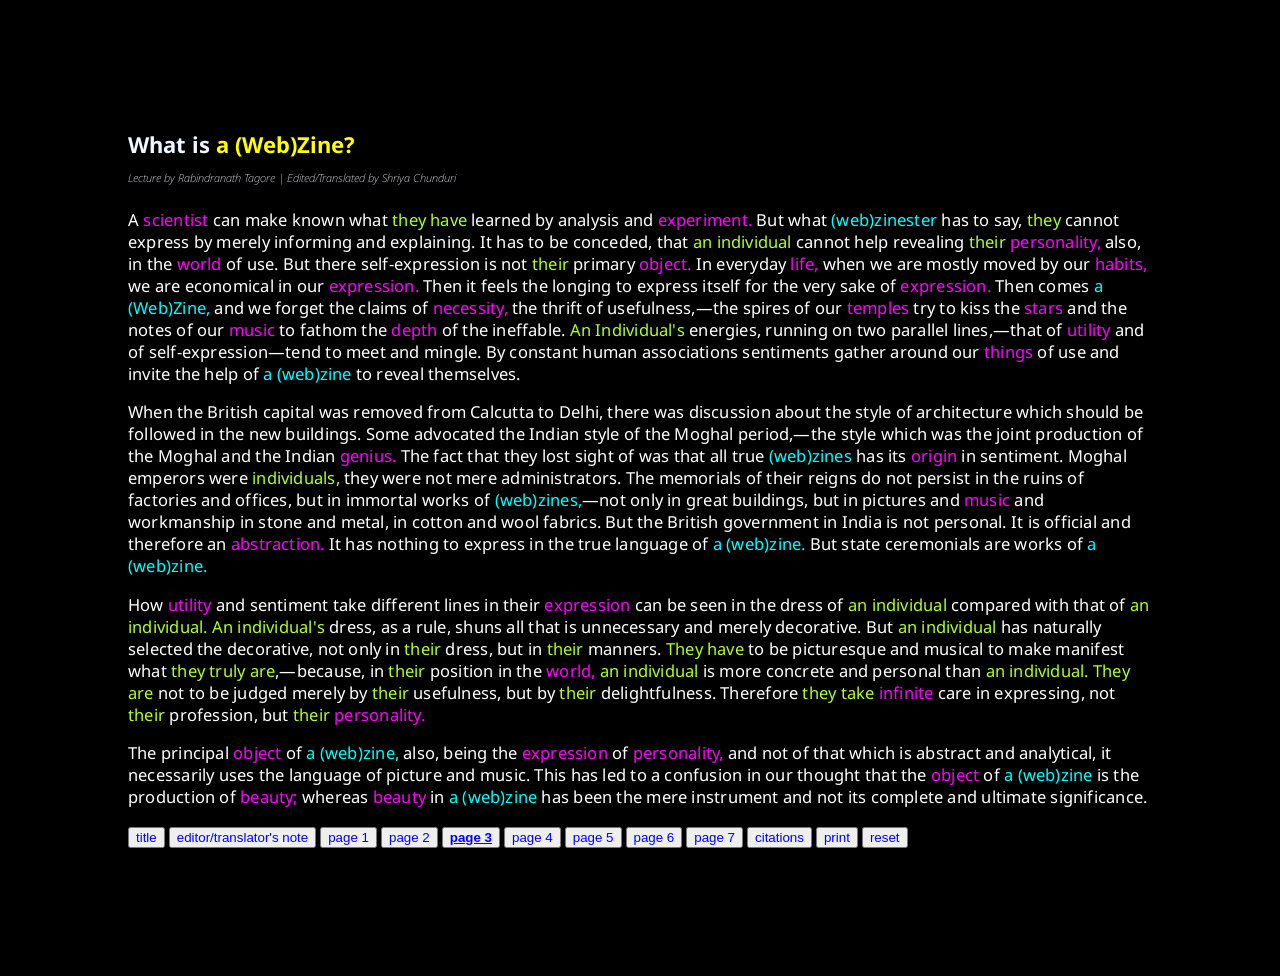
<file: page-3.html>
<!DOCTYPE html>
<html lang="en">
<meta charset="utf-8">
<meta name="viewport" content="width=device-width, initial-scale-1">
<title>A (Web)Zine for Art's Sake</title>
<link rel="preconnect" href="https://fonts.googleapis.com">
<link rel="preconnect" href="https://fonts.gstatic.com" crossorigin>
<link href="https://fonts.googleapis.com/css2?family=Noto+Sans:ital,wght@0,100..900;1,100..900&display=swap" rel="stylesheet">
    <link rel="stylesheet" type="text/css" href="page-3-styles.css">
<script src=""></script>
<style type="text/css">
<!--
BODY { cursor:url(https://www.rw-designer.com/cursor-set/next-generation-set); }
-->
</style>
</head>
<body onclick="handleClick(event)">
    <div class="lecture" st>
      <h3>
        What is
        <span id="greeting" class="greeting clickable head" data-values="Art? /a (Web)Zine?">a (Web)Zine?</span>
      </h3>
      <h6>
        Lecture by Rabindranath Tagore | Edited/Translated by Shriya Chunduri
      </h6>
    </div>
    <p> 
    A 
    <span id="greeting" class="greeting clickable language" data-values="scientist/বৈজ্ঞানিক/वैज्ञानिक/శాస్త్రవేత్త/ವಿಜ್ಞಾನಿ">scientist</span> 
    can make known what 
    <span id="greeting" class="greeting clickable gender" data-values="he has/they have/she has">they have</span> 
    learned by analysis and 
    <span id="greeting" class="greeting clickable language" data-values="experiment./পরীক্ষা।/प्रयोग।/ప్రయోగం./ಪ್ರಯೋಗ.">experiment.</span>
    But what 
    <span id="greeting" class="greeting clickable creativity" data-values="an artist/(web)zinester">(web)zinester</span>
    has to say, 
    <span id="greeting" class="greeting clickable gender" data-values="he/they/she">they</span>
    cannot express by merely informing and explaining. It has to be conceded, that 
    <span id="greeting" class="greeting clickable gender" data-values="man/an individual/woman">an individual</span>
    cannot help revealing 
    <span id="greeting" class="greeting clickable gender" data-values="his/their/her">their</span>
    <span id="greeting" class="greeting clickable language" data-values="personality,/ব্যক্তিত্ব,/व्यक्तित्व,/వ్యక్తిత్వం,/ವ್ಯಕ್ತಿತ್ವ,">personality,</span> 
    also, in the 
    <span id="greeting" class="greeting clickable language" data-values="world/ ভুবন/संसार/ప్రపంచం/ಜಗತ್ತು">world</span> 
    of use. But there self-expression is not 
    <span id="greeting" class="greeting clickable gender" data-values="his/their/her">their</span>
    primary 
    <span id="greeting" class="greeting clickable language" data-values="object./বস্তু।/वस्तु।/వస్తువు./ವಸ್ತು.">object.</span> 
    In everyday 
    <span id="greeting" class="greeting clickable language" data-values="life,/জীবন,/ज़िंदगी,/జీవితం,/ಜೀವನ,">life,</span>
    when we are mostly moved by our 
    <span id="greeting" class="greeting clickable language" data-values="habits,/অভ্যাস,/आदतें,/అలవాట్లు,/ಅಭ್ಯಾಸಗಳು, ">habits,</span> 
    we are economical in our 
    <span id="greeting" class="greeting clickable language" data-values="expression./প্রকাশ।/अभिव्यक्ति।/వ్యక్తీకరణ./ಅಭಿವ್ಯಕ್ತಿ.">expression.</span>
    Then it feels the longing to express itself for the very sake of 
    <span id="greeting" class="greeting clickable language" data-values="expression./প্রকাশ।/अभिव्यक्ति।/వ్యక్తీకరణ./ಅಭಿವ್ಯಕ್ತಿ.">expression.</span>
    Then comes 
    <span id="greeting" class="greeting clickable creativity" data-values="Art,/a (Web)Zine,">a (Web)Zine,</span> 
    and we forget the claims of 
    <span id="greeting" class="greeting clickable language" data-values="necessity,/জরুরৎ,/आवश्यकता,/అవసరం,/ಆವಶ್ಯಕತೆ,">necessity,</span> 
    the thrift of usefulness,—the spires of our 
    <span id="greeting" class="greeting clickable language" data-values="temples/মন্দিরসমূহ/देवालय/దేవాలయాలు/ದೇವಾಲಯಗಳು">temples</span> 
    try to kiss the 
    <span id="greeting" class="greeting clickable language" data-values="stars/তারাসমূহ/सितारे/నక్షత్రాలు/ನಕ್ಷತ್ರಗಳು">stars</span> 
    and the notes of our 
    <span id="greeting" class="greeting clickable language" data-values="music/সঙ্গীত/संगीत/సంగీతము/ಸಂಗೀತ">music</span>  
    to fathom the 
    <span id="greeting" class="greeting clickable language" data-values="depth/গভীরতা/गहराई/లోతు/ಆಳ">depth</span> 
    of the ineffable. 
    <span id="greeting" class="greeting clickable gender" data-values="Man's/An Individual's/Woman's">An Individual's</span> 
    energies, running on two parallel lines,—that of 
    <span id="greeting" class="greeting clickable language" data-values="utility/উপযোগিতা/उपयोग/ఉపయోగం/ಉಪಯುಕ್ತತೆ">utility</span> 
    and of self-expression—tend to meet and mingle. By constant human associations sentiments gather around our 
    <span id="greeting" class="greeting clickable language" data-values="things/সত্তা/इकाइयां/సంస్థలు/ಘಟಕಗಳು">things</span> 
    of use and invite the help of 
    <span id="greeting" class="greeting clickable creativity" data-values="art/a (web)zine">a (web)zine</span> 
    to reveal themselves.</p>

    <p>
    When the British capital was removed from Calcutta to Delhi, there was discussion about the style of architecture which should be followed in the new buildings. Some advocated the Indian style of the Moghal period,—the style which was the joint production of the Moghal and the Indian 
    <span id="greeting" class="greeting clickable language" data-values="genius./প্রতিভা।/प्रतिभा।/మేధావి./ಪ್ರತಿಭೆ">genius.</span> 
    The fact that they lost sight of was that all true <span id="greeting" class="greeting clickable creativity" data-values="art/(web)zines">(web)zines</span> 
    has its 
    <span id="greeting" class="greeting clickable language" data-values="origin/আদি/उत्पत्ति/ఆరంభం/ಮೂಲ">origin</span> 
    in sentiment. Moghal emperors were 
    <span id="greeting" class="greeting clickable gender" data-values="men,/individuals,/ women,"> individuals,</span>
    they were not mere administrators. The memorials of their reigns do not persist in the ruins of factories and offices, but in immortal works of
    <span id="greeting" class="greeting clickable creativity" data-values="art,/(web)zines,">(web)zines,</span>—not only in great buildings, but in pictures and 
    <span id="greeting" class="greeting clickable language" data-values="music/সঙ্গীত/संगीत/సంగీతము/ಸಂಗೀತ">music</span> 
    and workmanship in stone and metal, in cotton and wool fabrics. But the British government in India is not personal. It is official and therefore an 
    <span id="greeting" class="greeting clickable language" data-values="abstraction./বিমূর্তায়ন।/सारग्रहण।/అమూర్తత./ಅಮೂರ್ತೀಕರಣ.">abstraction.</span> 
    It has nothing to express in the true language of
    <span id="greeting" class="greeting clickable creativity" data-values="art./a (web)zine.">a (web)zine.</span>
    But state ceremonials are works of 
    <span id="greeting" class="greeting clickable creativity" data-values="art./a (web)zine.">a (web)zine.</span>
    </p>

    <p>
    How 
    <span id="greeting" class="greeting clickable language" data-values="utility/উপযোগিতা/उपयोग/ఉపయోగం/ಉಪಯುಕ್ತತೆ">utility</span> 
    and sentiment take different lines in their 
    <span id="greeting" class="greeting clickable language" data-values="expression/প্রকাশ/अभिव्यक्ति/వ్యక్తీకరణ/ಅಭಿವ್ಯಕ್ತಿ ">expression</span> 
    can be seen in the dress of
    <span id="greeting" class="greeting clickable gender" data-values="a man/an individual/a woman"> an individual</span> 
    compared with that of 
    <span id="greeting" class="greeting clickable gender" data-values="a man./an individual./a woman."> an individual.</span>
    <span id="greeting" class="greeting clickable gender" data-values="A man's/An individual's/A woman's">An individual's</span>
    dress, as a rule, shuns all that is unnecessary and merely decorative. 
    But 
    <span id="greeting" class="greeting clickable gender" data-values="a man/an individual/a woman"> an individual</span>
    has naturally selected the decorative, not only in <span id="greeting" class="greeting clickable gender" data-values="his/their/her">their</span>
    dress, but in 
    <span id="greeting" class="greeting clickable gender" data-values="his/their/her">their</span>
    manners. 
    <span id="greeting" class="greeting clickable gender" data-values="He has/They have/She has">They have</span> to be picturesque and musical to make manifest what 
    <span id="greeting" class="greeting clickable gender" data-values="he truly is/they truly are/she truly is">they truly are</span>,—because, in 
    <span id="greeting" class="greeting clickable gender" data-values="his/their/her">their</span> 
    position in the 
    <span id="greeting" class="greeting clickable language" data-values="world,/ভুবন,/संसार, ప్రపంచం,/ಜಗತ್ತು,">world,</span>
    <span id="greeting" class="greeting clickable gender" data-values="man/an individual/woman"> an individual</span>
    is more concrete and personal than 
    <span id="greeting" class="greeting clickable gender" data-values="man./an individual./woman."> an individual.</span>
    <span id="greeting" class="greeting clickable gender" data-values="He is/They are/She is">They are</span>
    not to be judged merely by 
    <span id="greeting" class="greeting clickable gender" data-values="his/their/her">their</span> 
    usefulness, but by 
    <span id="greeting" class="greeting clickable gender" data-values="his/their/her">their</span>
    delightfulness. Therefore 
    <span id="greeting" class="greeting clickable gender" data-values="he takes/they take/she takes">they take</span>
    <span id="greeting" class="greeting clickable language" data-values="infinite/অনন্ত/अनंत/అనంతం/ಅನಂತ">infinite</span> 
    care in expressing, not 
    <span id="greeting" class="greeting clickable gender" data-values="his/their/her">their</span>
    profession, but 
    <span id="greeting" class="greeting clickable gender" data-values="his/their/her">their</span> 
    <span id="greeting" class="greeting clickable language" data-values="personality./ব্যক্তিত্ব।/व्यक्तित्व।/వ్యక్తిత్వం./ವ್ಯಕ್ತಿತ್ವ.">personality.</span>
    </p>
    <p>
    The principal 
    <span id="greeting" class="greeting clickable language" data-values="object/বস্তু/वस्तु/వస్తువు/ವಸ್ತು">object</span> 
    of 
    <span id="greeting" class="greeting clickable creativity" data-values="art,/a (web)zine,">a (web)zine,</span>
    also, being the 
    <span id="greeting" class="greeting clickable language" data-values="expression/প্রকাশ/अभिव्यक्ति/వ్యక్తీకరణ/ಅಭಿವ್ಯಕ್ತಿ">expression</span> 
    of 
    <span id="greeting" class="greeting clickable language" data-values="personality,/ব্যক্তিত্ব,/व्यक्तित्व,/వ్యక్తిత్వం,/ವ್ಯಕ್ತಿತ್ವ,">personality,</span> 
    and not of that which is abstract and analytical, it necessarily uses the language of picture and music. This has led to a confusion in our thought that the 
    <span id="greeting" class="greeting clickable language" data-values="object/বস্তু/वस्तु/వస్తువు/ವಸ್ತು">object</span> 
    of 
    <span id="greeting" class="greeting clickable creativity" data-values="art/a (web)zine">a (web)zine</span> 
    is the production of 
    <span id="greeting" class="greeting clickable language" data-values="beauty'/সৌন্দর্য;/सुंदरता;/అందం;/ಸೌಂದರ್ಯ;">beauty;</span>
    whereas 
    <span id="greeting" class="greeting clickable language" data-values="beauty/সৌন্দর্য/सुंदरता/అందం/ಸೌಂದರ್ಯ">beauty</span> 
    in 
    <span id="greeting" class="greeting clickable creativity" data-values="art/a (web)zine">a (web)zine</span>
    has been the mere instrument and not its complete and ultimate significance.</p>

    <div id="b" class="unselect">
        <button id="title" class="unselect"><a href="index.html" aria-current="false">title</a></button>
        <button id="note"><a href="note.html" aria-current="false">editor/translator's note</a></button>
        <button id="page-1"><a href="page-1.html" aria-current="false">page 1</a></button>
        <button id="page-2"><a href="page-2.html" aria-current="false">page 2</a></button>
        <button id="page-3"><a href="page-3.html" aria-current="page">page 3</a></button>
        <button id="page-4"><a href="page-4.html" aria-current="false">page 4</a></button>
        <button id="page-5"><a href="page-5.html" aria-current="false">page 5</a></button>
        <button id="page-6"><a href="page-6.html" aria-current="false">page 6</a></button>
        <button id="page-7"><a href="page-7.html" aria-current="false">page 7</a></button>
        <button id="citations"><a href="citations.html" aria-current="false">citations</a></button>
        <button class="printbutton" id="p" onclick="window.print()"><a href="" aria-current="false">print</a></button>
        <button onClick="window.location.reload();" id="reset"><a href="" aria-current="false">reset</a></button>
    </div>

<script>
          function handleClick(event) {
  if (event.target.classList.contains("clickable")) {
    var values = event.target.getAttribute("data-values").split("/");
    var randomIndex = Math.floor(Math.random() * values.length);
    var nextValue = values[randomIndex];
    event.target.innerText = nextValue;
  }
}

</script>
</body>

</html>
</file>
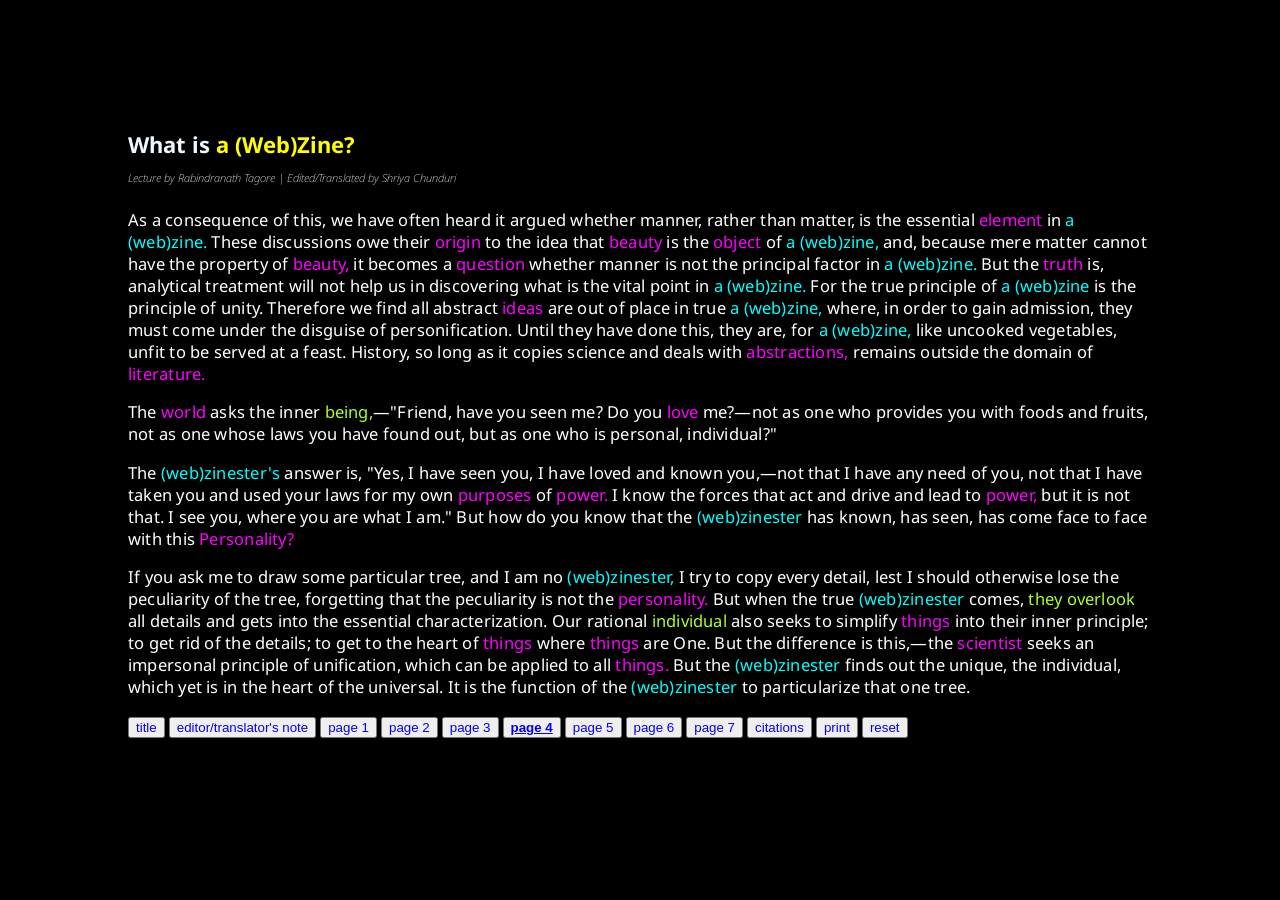
<file: page-4.html>
<!DOCTYPE html>
<html lang="en">
<meta charset="utf-8">
<meta name="viewport" content="width=device-width, initial-scale-1">
<title>A (Web)Zine for Art's Sake</title>
<link rel="preconnect" href="https://fonts.googleapis.com">
<link rel="preconnect" href="https://fonts.gstatic.com" crossorigin>
<link href="https://fonts.googleapis.com/css2?family=Noto+Sans:ital,wght@0,100..900;1,100..900&display=swap" rel="stylesheet">
    <link rel="stylesheet" type="text/css" href="page-4-styles.css">
<script src=""></script>
<style type="text/css">
<!--
BODY { cursor:url(https://www.rw-designer.com/cursor-set/next-generation-set); }
-->
</style>
</head>
<body onclick="handleClick(event)">
    <div class="lecture" st>
      <h3>
        What is
        <span id="greeting" class="greeting clickable head" data-values="Art? /a (Web)Zine?">a (Web)Zine?</span>
      </h3>
      <h6>
        Lecture by Rabindranath Tagore | Edited/Translated by Shriya Chunduri
      </h6>
    </div>
    <p>
    As a consequence of this, we have often heard it argued whether manner, rather than matter, is the essential 
    <span id="greeting" class="greeting clickable language" data-values="element/উপাদান/तत्व/భాగం/ಭಾಗ">element</span> 
    in 
    <span id="greeting" class="greeting clickable creativity" data-values="art./a (web)zine.">a (web)zine.</span>
    These discussions owe their 
    <span id="greeting" class="greeting clickable language" data-values="origin/আদি/उत्पत्ति/ఆరంభం/ಮೂಲ">origin</span> 
    to the idea that 
    <span id="greeting" class="greeting clickable language" data-values="beauty/সৌন্দর্য/सुंदरता/అందం/ಸೌಂದರ್ಯ ">beauty</span> 
    is the 
    <span id="greeting" class="greeting clickable language" data-values="object/বস্তু/वस्तु/వస్తువు/ವಸ್ತು ">object</span> 
    of 
    <span id="greeting" class="greeting clickable creativity" data-values="art,/a (web)zine,">a (web)zine,</span> 
    and, because mere matter cannot have the property of 
    <span id="greeting" class="greeting clickable language" data-values="beauty,/সৌন্দর্য,/सुंदरता,/అందం,/ಸೌಂದರ್ಯ, ">beauty,</span> 
    it becomes a 
    <span id="greeting" class="greeting clickable language" data-values="question/প্রশ্ন/सवाल/ప్రశ్న/ಪ್ರಶ್ನೆ ">question</span> 
    whether manner is not the principal factor in 
    <span id="greeting" class="greeting clickable creativity" data-values="art./a (web)zine.">a (web)zine.</span>
    But the 
    <span id="greeting" class="greeting clickable language" data-values="truth/সত্য/सत्य/నిజం/ಸತ್ಯ">truth</span> 
    is, analytical treatment will not help us in discovering what is the vital point in
    <span id="greeting" class="greeting clickable creativity" data-values="art./a (web)zine.">a (web)zine.</span> 
    For the true principle of 
    <span id="greeting" class="greeting clickable creativity" data-values="art/a (web)zine">a (web)zine</span>
    is the principle of unity. Therefore we find all abstract <span id="greeting" class="greeting clickable language" data-values="ideas/ধারণা/विचारों/ఆలోచనలు/ಕಲ್ಪನೆಗಳು">ideas</span> 
    are out of place in true 
    <span id="greeting" class="greeting clickable creativity" data-values="art,/a (web)zine,">a (web)zine,</span> 
    where, in order to gain admission, they must come under the disguise of personification. Until they have done this, they are, for 
    <span id="greeting" class="greeting clickable creativity" data-values="art,/a (web)zine,">a (web)zine,</span> 
    like uncooked vegetables, unfit to be served at a feast. History, so long as it copies science and deals with <span id="greeting" class="greeting clickable language" data-values="abstractions,/বিমূর্ত ধারণা,/अमूर्तता,/సాధారణములు,/ಅಮೂರ್ತ ಪರಿಕಲ್ಪನೆಗಳು,">abstractions,</span>
    remains outside the domain of 
    <span id="greeting" class="greeting clickable language" data-values="literature./লিখিত রচনাবলি।/लिखित रचनाएँ।/రాతపూర్వక రచనలు./ಲಿಖಿತ ಕೃತಿಗಳು.">literature.</span>
    </p>

    <p>
    The 
    <span id="greeting" class="greeting clickable language" data-values="world/ভুবন/संसार/ ప్రపంచం/ಜಗತ್ತು">world</span> 
    asks the inner 
    <span id="greeting" class="greeting clickable gender" data-values="man,/being,/woman,">being,</span>—"Friend, have you seen me? Do you 
    <span id="greeting" class="greeting clickable language" data-values="love/ভালোবাসা/मुहब्बत/ప్రేమ/ಅನುರಾಗ">love</span> 
    me?—not as one who provides you with foods and fruits, not as one whose laws you have found out, but as one who is personal, individual?"</p>

    <p>
    The
    <span id="greeting" class="greeting clickable creativity" data-values="artist's/(web)zinester's">(web)zinester's</span>
    answer is, "Yes, I have seen you, I have loved and known you,—not that I have any need of you, not that I have taken you and used your laws for my own 
    <span id="greeting" class="greeting clickable language" data-values="purposes/উদ্দেশ্যসমূহ/प्रयोजनों/ప్రయోజనాలు/ಉದ್ದೇಶಗಳು">purposes</span> 
    of 
    <span id="greeting" class="greeting clickable language" data-values="power./শক্তি।/शक्ति।/శక్తి./ಶಕ್ತಿ.">power.</span>
    I know the forces that act and drive and lead to 
    <span id="greeting" class="greeting clickable language" data-values="power,/শক্তি,/शक्ति,/శక్తి,/ಶಕ್ತಿ,">power,</span> 
    but it is not that. I see you, where you are what I am." But how do you know that the
    <span id="greeting" class="greeting clickable creativity" data-values="artist/(web)zinester">(web)zinester</span> 
    has known, has seen, has come face to face with this 
    <span id="greeting" class="greeting clickable language" data-values="Personality?/ব্যক্তিত্ব?/व्यक्तित्व?/వ్యక్తిత్వం?/ವ್ಯಕ್ತಿತ್ವ?">Personality?</span>
    </p>

    <p> 
    If you ask me to draw some particular tree, and I am no 
    <span id="greeting" class="greeting clickable creativity" data-values="artist,/(web)zineste,">(web)zinester,</span> 
    I try to copy every detail, lest I should otherwise lose the peculiarity of the tree, forgetting that the peculiarity is not the 
    <span id="greeting" class="greeting clickable language" data-values="personality./ব্যক্তিত্ব।/व्यक्तित्व।/వ్యక్తిత్వం./ವ್ಯಕ್ತಿತ್ವ.">personality.</span> 
    But when the true 
    <span id="greeting" class="greeting clickable creativity" data-values="artist/(web)zinester">(web)zinester</span>  
    comes, 
    <span id="greeting" class="greeting clickable gender" data-values="he overlooks/they overlook/she overlooks">they overlook</span> 
    all details and gets into the essential characterization. Our rational 
    <span id="greeting" class="greeting clickable gender" data-values="man/individual/woman">individual</span>
    also seeks to simplify 
    <span id="greeting" class="greeting clickable language" data-values="things/সত্তা/इकाइयां/సంస్థలు/ಘಟಕಗಳು">things</span>
    into their inner principle; to get rid of the details; to get to the heart of 
    <span id="greeting" class="greeting clickable language" data-values="things/সত্তা/इकाइयां/సంస్థలు/ಘಟಕಗಳು">things</span>
    where 
    <span id="greeting" class="greeting clickable language" data-values="things/সত্তা/इकाइयां/సంస్థలు/ಘಟಕಗಳು">things</span> 
    are One. But the difference is this,—the 
    <span id="greeting" class="greeting clickable language" data-values="scientist/বৈজ্ঞানিক/वैज्ञानिक/శాస్త్రవేత్త/ವಿಜ್ಞಾನಿ">scientist</span> 
    seeks an impersonal principle of unification, which can be applied to all 
    <span id="greeting" class="greeting clickable language" data-values="things./সত্তা।/इकाइयां।/సంస్థలు./ಘಟಕಗಳು.">things.</span>
    But the 
    <span id="greeting" class="greeting clickable creativity" data-values="artist/(web)zinester">(web)zinester</span> 
    finds out the unique, the individual, which yet is in the heart of the universal. It is the function of the
    <span id="greeting" class="greeting clickable creativity" data-values="artist/(web)zinester">(web)zinester</span> 
    to particularize that one tree.
    </p>

     <div id="b" class="unselect">
        <button id="title" class="unselect"><a href="index.html" aria-current="false">title</a></button>
        <button id="note"><a href="note.html" aria-current="false">editor/translator's note</a></button>
        <button id="page-1"><a href="page-1.html" aria-current="false">page 1</a></button>
        <button id="page-2"><a href="page-2.html" aria-current="false">page 2</a></button>
        <button id="page-3"><a href="page-3.html" aria-current="false">page 3</a></button>
        <button id="page-4"><a href="page-4.html" aria-current="page">page 4</a></button>
        <button id="page-5"><a href="page-5.html" aria-current="false">page 5</a></button>
        <button id="page-6"><a href="page-6.html" aria-current="false">page 6</a></button>
        <button id="page-7"><a href="page-7.html" aria-current="false">page 7</a></button>
        <button id="citations"><a href="citations.html" aria-current="false">citations</a></button>
        <button class="printbutton" id="p" onclick="window.print()"><a href="" aria-current="false">print</a></button>
        <button onClick="window.location.reload();" id="reset"><a href="" aria-current="false">reset</a></button>
    </div>
    

<script>
          function handleClick(event) {
  if (event.target.classList.contains("clickable")) {
    var values = event.target.getAttribute("data-values").split("/");
    var randomIndex = Math.floor(Math.random() * values.length);
    var nextValue = values[randomIndex];
    event.target.innerText = nextValue;
  }
}

</script>
</body>

</html>
</file>
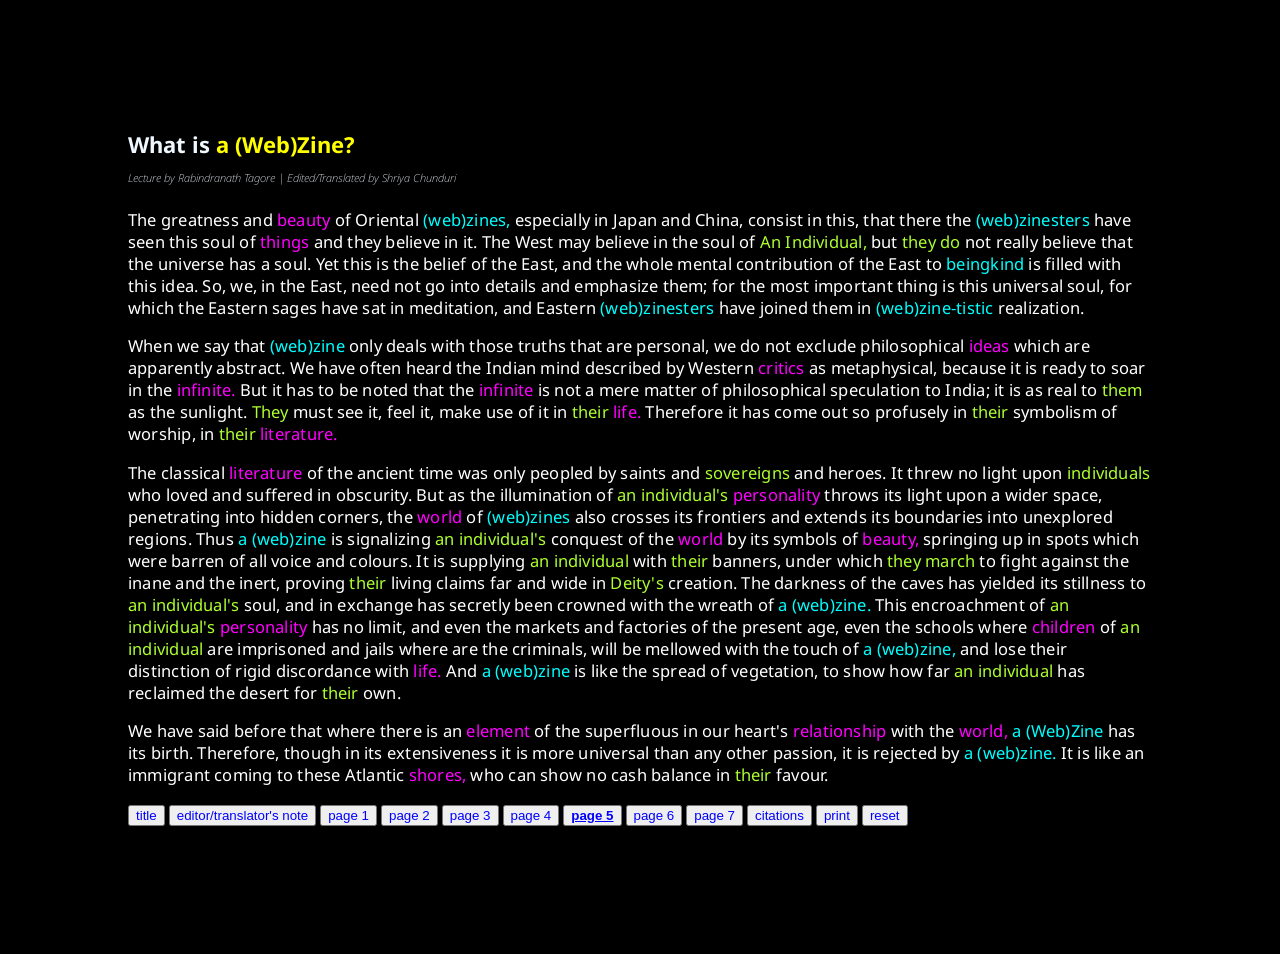
<file: page-5.html>
<!DOCTYPE html>
<html lang="en">
<meta charset="utf-8">
<meta name="viewport" content="width=device-width, initial-scale-1">
<title>A (Web)Zine for Art's Sake</title>
<link rel="preconnect" href="https://fonts.googleapis.com">
<link rel="preconnect" href="https://fonts.gstatic.com" crossorigin>
<link href="https://fonts.googleapis.com/css2?family=Noto+Sans:ital,wght@0,100..900;1,100..900&display=swap" rel="stylesheet">
    <link rel="stylesheet" type="text/css" href="page-5-styles.css">
<script src=""></script>
<style type="text/css">
<!--
BODY { cursor:url(https://www.rw-designer.com/cursor-set/next-generation-set); }
-->
</style>
</head>
<body onclick="handleClick(event)">
    <div class="lecture" st>
      <h3>
        What is
        <span id="greeting" class="greeting clickable head" data-values="Art? /a (Web)Zine?">a (Web)Zine?</span>
      </h3>
      <h6>
        Lecture by Rabindranath Tagore | Edited/Translated by Shriya Chunduri
      </h6>
    </div>
    <p>
    The greatness and 
    <span id="greeting" class="greeting clickable language" data-values="beauty/সৌন্দর্য/सुंदरता/అందం/ಸೌಂದರ್ಯ">beauty</span> 
    of Oriental
    <span id="greeting" class="greeting clickable creativity" data-values="art,/(web)zines,">(web)zines,</span>  
    especially in Japan and China, consist in this, that there the
    <span id="greeting" class="greeting clickable creativity" data-values="artists/(web)zinesters">(web)zinesters</span>
    have seen this soul of 
    <span id="greeting" class="greeting clickable language" data-values="things/সত্তা/इकाइयां/సంస్థలు/ಘಟಕಗಳು">things</span> 
    and they believe in it. The West may believe in the soul of 
    <span id="greeting" class="greeting clickable gender" data-values="Man,/An Individual,/Woman,">An Individual,</span> 
    but 
    <span id="greeting" class="greeting clickable gender" data-values="he does/they do/she does">they do</span>
    not really believe that the universe has a soul. Yet this is the belief of the East, and the whole mental contribution of the East to 
    <span id="greeting" class="greeting clickable creativity" data-values="mankind/beingkind/womankind">beingkind</span> 
    is filled with this idea. So, we, in the East, need not go into details and emphasize them; for the most important thing is this universal soul, for which the Eastern sages have sat in meditation, and Eastern 
    <span id="greeting" class="greeting clickable creativity" data-values="artists/(web)zinesters">(web)zinesters</span>
    have joined them in 
    <span id="greeting" class="greeting clickable creativity" data-values="artistic/(web)zine-tistic">(web)zine-tistic</span>
    realization.</p>

    <p>
    When we say that
    <span id="greeting" class="greeting clickable creativity" data-values="art/(web)zine">(web)zine</span>
    only deals with those truths that are personal, we do not exclude philosophical 
    <span id="greeting" class="greeting clickable language" data-values="ideas/ধারণা/विचारों/ఆలోచనలు/ಕಲ್ಪನೆಗಳು">ideas</span> 
    which are apparently abstract. We have often heard the Indian mind described by Western 
    <span id="greeting" class="greeting clickable language" data-values="critics/সমালোচকগণ/आलोचकों/విమర్శకులు/ವಿಮರ್ಶಕರು">critics</span> 
    as metaphysical, because it is ready to soar in the <span id="greeting" class="greeting clickable language" data-values="infinite./অনন্ত।/अनंत।/అనంతం./ಅನಂತ.">infinite.</span> 
    But it has to be noted that the 
    <span id="greeting" class="greeting clickable language" data-values="infinite/অনন্ত/अनंत/అనంతం/ಅನಂತ">infinite</span> 
    is not a mere matter of philosophical speculation to India; it is as real to
    <span id="greeting" class="greeting clickable gender" data-values="him/them/her">them</span> 
    as the sunlight. 
    <span id="greeting" class="greeting clickable gender" data-values="He/They/She">They</span>
    must see it, feel it, make use of it in 
    <span id="greeting" class="greeting clickable gender" data-values="his/their/her">their</span>
    <span id="greeting" class="greeting clickable language" data-values="life./ জীবন।/ ज़िंदगी।/ జీవితం./ ಜೀವನ.">life.</span>
    Therefore it has come out so profusely in 
    <span id="greeting" class="greeting clickable gender" data-values="his/their/her">their</span>
    symbolism of worship, in 
    <span id="greeting" class="greeting clickable gender" data-values="his/their/her">their</span>
    <span id="greeting" class="greeting clickable language" data-values="literature./লিখিত রচনাবলি।/लिखित रचनाएँ।/రాతపూర్వక రచనలు./ಲಿಖಿತ ಕೃತಿಗಳು">literature.</span>
    </p>

    <p>
    The classical 
    <span id="greeting" class="greeting clickable language" data-values="literature/লিখিত রচনাবলি/लिखित रचनाएँ/రాతపూర్వక రచనలు/ಲಿಖಿತ ಕೃತಿಗಳು">literature</span>
    of the ancient time was only peopled by saints and 
    <span id="greeting" class="greeting clickable gender" data-values="kings/sovereigns/queens">sovereigns</span> 
    and 
    heroes.
    It threw no light upon 
    <span id="greeting" class="greeting clickable gender" data-values="men/individuals/ women"> individuals</span> 
    who loved and suffered in obscurity. But as the illumination of 
    <span id="greeting" class="greeting clickable gender" data-values="man's/an individual's/woman's">an individual's</span> 
    <span id="greeting" class="greeting clickable language" data-values="personality/ব্যক্তিত্ব/व्यक्तित्व/వ్యక్తిత్వం/ವ್ಯಕ್ತಿತ್ವ">personality</span> 
    throws its light upon a wider space, penetrating into hidden corners, the 
    <span id="greeting" class="greeting clickable language" data-values="world/ভুবন/संसार/ప్రపంచం/ಜಗತ್ತು">world</span> 
    of 
    <span id="greeting" class="greeting clickable creativity" data-values="art/(web)zines">(web)zines</span> 
    also crosses its frontiers and extends its boundaries into unexplored regions. Thus 
    <span id="greeting" class="greeting clickable creativity" data-values="art/a (web)zine">a (web)zine</span>
    is signalizing 
    <span id="greeting" class="greeting clickable gender" data-values="man's/an individual's/woman's">an individual's</span> 
    conquest of the 
    <span id="greeting" class="greeting clickable language" data-values="world/ভুবন/संसार/ప్రపంచం/ಜಗತ್ತು">world</span> 
    by its symbols of 
    <span id="greeting" class="greeting clickable language" data-values="beauty,/সৌন্দর্য,/सुंदरता,/అందం,/ಸೌಂದರ್ಯ, ">beauty,</span>
    springing up in spots which were barren of all voice and colours. It is supplying 
    <span id="greeting" class="greeting clickable gender" data-values="man/an individual/woman">an individual</span> 
    with 
    <span id="greeting" class="greeting clickable gender" data-values="his/their/her">their</span> 
    banners, under which
    <span id="greeting" class="greeting clickable gender" data-values="he marches/they march/she marches">they march</span>
    to fight against the inane and the inert, proving 
    <span id="greeting" class="greeting clickable gender" data-values="his/their/her">their</span> 
    living claims far and wide in
    <span id="greeting" class="greeting clickable gender" data-values="God's/Deity's/Goddess'">Deity's</span> 
    creation. The darkness of the caves has yielded its stillness to 
    <span id="greeting" class="greeting clickable gender" data-values="man's/an individual's/woman's">an individual's</span> 
    soul, and in exchange has secretly been crowned with the wreath of 
    <span id="greeting" class="greeting clickable creativity" data-values="art./a (web)zine.">a (web)zine.</span> 
    This encroachment of
    <span id="greeting" class="greeting clickable gender" data-values="man's/an individual's/woman's">an individual's</span>
    <span id="greeting" class="greeting clickable language" data-values="personality/ব্যক্তিত্ব/व्यक्तित्व/వ్యక్తిత్వం/ವ್ಯಕ್ತಿತ್ವ">personality</span> 
    has no limit, and even the markets and factories of the present age, even the schools where 
    <span id="greeting" class="greeting clickable language" data-values="children/সন্তানরা/बच्चे/పిల్లలు/ಮಕ್ಕಳು">children</span> 
    of 
    <span id="greeting" class="greeting clickable gender" data-values="man/an individual/woman">an individual</span>
    are imprisoned and jails where are the criminals, will be mellowed with the touch of 
    <span id="greeting" class="greeting clickable creativity" data-values="art,/a (web)zine,">a (web)zine,</span>
    and lose their distinction of rigid discordance with 
    <span id="greeting" class="greeting clickable language" data-values="life./ জীবন।/ ज़िंदगी।/ జీవితం./ ಜೀವನ.">life.</span> 
    And 
    <span id="greeting" class="greeting clickable creativity" data-values="art/a (web)zine">a (web)zine</span> 
    is like the spread of vegetation, to show how far 
   <span id="greeting" class="greeting clickable gender" data-values="man/an individual/woman">an individual</span> 
   has reclaimed the desert for 
   <span id="greeting" class="greeting clickable gender" data-values="his/their/her">their</span>
   own. </p>

    <p>
    We have said before that where there is an 
    <span id="greeting" class="greeting clickable language" data-values="element/উপাদান/तत्व/భాగం/ಭಾಗ">element</span> 
    of the superfluous in our heart's 
    <span id="greeting" class="greeting clickable language" data-values="relationship/সম্পর্ক/संबंध/సంబంధం/ಸಂಬಂಧ">relationship</span> 
    with the 
    <span id="greeting" class="greeting clickable language" data-values="world,/ভুবন,/संसार,/ప్రపంచం,/ಜಗತ್ತು,">world,</span> 
    <span id="greeting" class="greeting clickable creativity" data-values="Art/a (Web)Zine">a (Web)Zine</span> 
    has its birth. Therefore, though in its extensiveness it is more universal than any other passion, it is rejected by 
    <span id="greeting" class="greeting clickable creativity" data-values="art./a (web)zine.">a (web)zine.</span>
    It is like an immigrant coming to these Atlantic 
    <span id="greeting" class="greeting clickable language" data-values="shores,/সমুদ্রতটসমূহ,/समुद्र तट,/సముద్ర తీరాలు,/ಸಮುದ್ರತೀರಗಳು,">shores,</span> 
    who can show no cash balance in 
    <span id="greeting" class="greeting clickable gender" data-values="his/their/her">their</span>  
    favour.</p>

     <div id="b" class="unselect">
        <button id="title" class="unselect"><a href="index.html" aria-current="false">title</a></button>
        <button id="note"><a href="note.html" aria-current="false">editor/translator's note</a></button>
        <button id="page-1"><a href="page-1.html" aria-current="false">page 1</a></button>
        <button id="page-2"><a href="page-2.html" aria-current="false">page 2</a></button>
        <button id="page-3"><a href="page-3.html" aria-current="false">page 3</a></button>
        <button id="page-4"><a href="page-4.html" aria-current="false">page 4</a></button>
        <button id="page-5"><a href="page-5.html" aria-current="page">page 5</a></button>
        <button id="page-6"><a href="page-6.html" aria-current="false">page 6</a></button>
        <button id="page-7"><a href="page-7.html" aria-current="false">page 7</a></button>
        <button id="citations"><a href="citations.html" aria-current="false">citations</a></button>
        <button class="printbutton" id="p" onclick="window.print()"><a href="" aria-current="false">print</a></button>
        <button onClick="window.location.reload();" id="reset"><a href="" aria-current="false">reset</a></button>
    </div>

<script>
          function handleClick(event) {
  if (event.target.classList.contains("clickable")) {
    var values = event.target.getAttribute("data-values").split("/");
    var randomIndex = Math.floor(Math.random() * values.length);
    var nextValue = values[randomIndex];
    event.target.innerText = nextValue;
  }
}

</script>
</body>

</html>
</file>
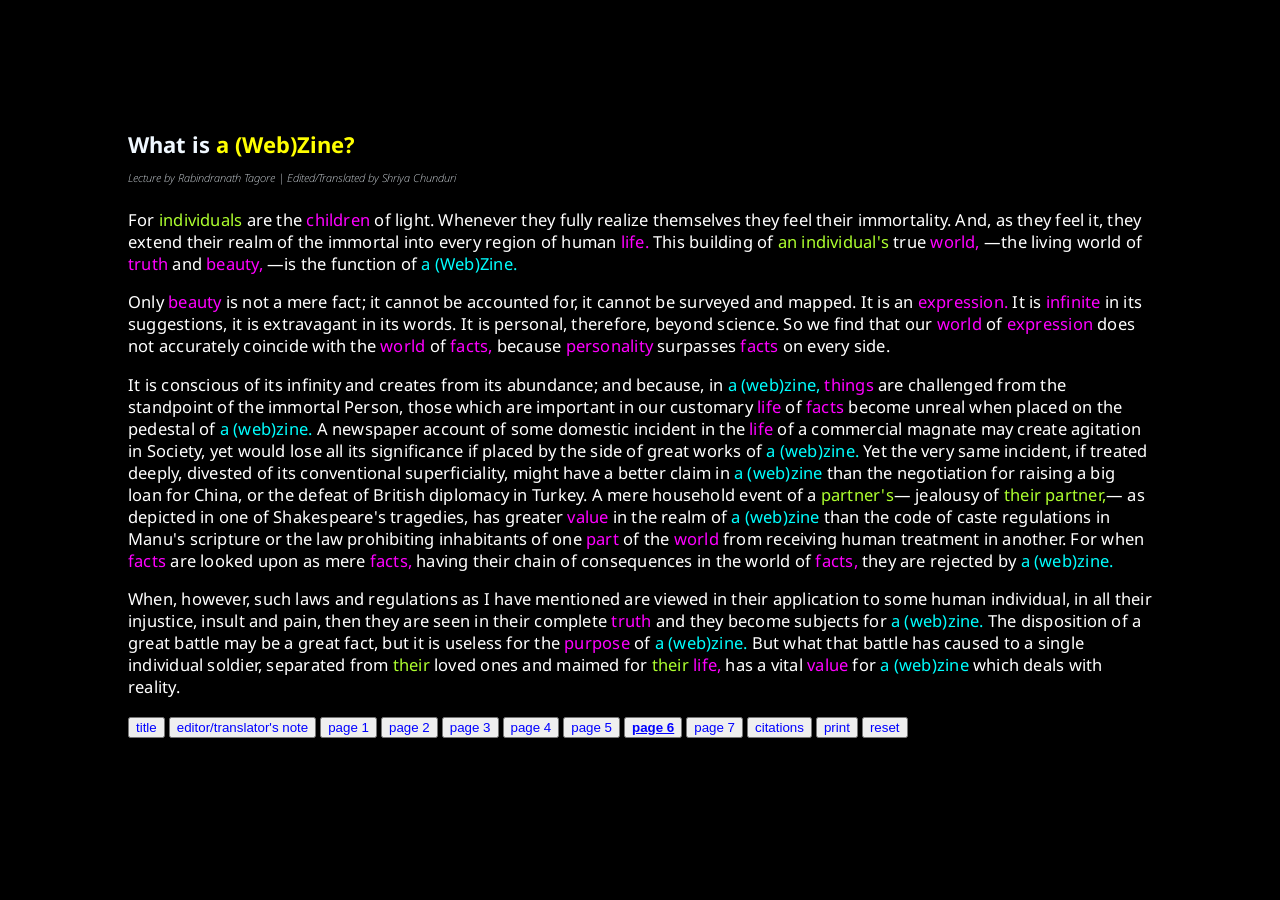
<file: page-6.html>
<!DOCTYPE html>
<html lang="en">
<meta charset="utf-8">
<meta name="viewport" content="width=device-width, initial-scale-1">
<title>A (Web)Zine for Art's Sake</title>
<link rel="preconnect" href="https://fonts.googleapis.com">
<link rel="preconnect" href="https://fonts.gstatic.com" crossorigin>
<link href="https://fonts.googleapis.com/css2?family=Noto+Sans:ital,wght@0,100..900;1,100..900&display=swap" rel="stylesheet">
    <link rel="stylesheet" type="text/css" href="page-6-styles.css">
<script src=""></script>
<style type="text/css">
<!--
BODY { cursor:url(https://www.rw-designer.com/cursor-set/next-generation-set); }
-->
</style>
</head>
<body onclick="handleClick(event)">
    <div class="lecture" st>
      <h3>
        What is
        <span id="greeting" class="greeting clickable head" data-values="Art? /a (Web)Zine?">a (Web)Zine?</span>
      </h3>
      <h6>
        Lecture by Rabindranath Tagore | Edited/Translated by Shriya Chunduri
      </h6>
    </div>
    
    <p>
    For 
    <span id="greeting" class="greeting clickable gender" data-values="men/individuals/women">individuals</span>
    are the 
    <span id="greeting" class="greeting clickable language" data-values="">children</span> 
    of light. Whenever they fully realize themselves they feel their immortality. And, as they feel it, they extend their realm of the immortal into every region of human 
    <span id="greeting" class="greeting clickable language" data-values="">life.</span>
    This building of 
    <span id="greeting" class="greeting clickable gender" data-values="man's/an individual's/woman's">an individual's</span>
    true 
    <span id="greeting" class="greeting clickable language" data-values="">world,</span>
    —the living world of 
    <span id="greeting" class="greeting clickable language" data-values="">truth</span> 
    and 
    <span id="greeting" class="greeting clickable language" data-values="">beauty,</span>
    —is the function of 
    <span id="greeting" class="greeting clickable creativity" data-values="Art./a (Web)Zine.">a (Web)Zine.</span> 
    </p>

    <p> 
    Only 
    <span id="greeting" class="greeting clickable language" data-values="beauty/সৌন্দর্য/सुंदरता/అందం/ಸೌಂದರ್ಯ">beauty</span> 
    is not a mere fact; it cannot be accounted for, it cannot be surveyed and mapped. It is an 
    <span id="greeting" class="greeting clickable language" data-values="expression./প্রকাশ।/अभिव्यक्ति।/వ్యక్తీకరణ./ಅಭಿವ್ಯಕ್ತಿ.">expression.</span>
    It is 
    <span id="greeting" class="greeting clickable language" data-values="infinite/অনন্ত/अनंत/అనంతం/ಅನಂತ">infinite</span> 
    in its suggestions, it is extravagant in its words. It is personal, therefore, beyond science. So we find that our <span id="greeting" class="greeting clickable language" data-values="world/ভুবন/संसार/ప్రపంచం/ಜಗತ್ತು">world</span> 
    of 
    <span id="greeting" class="greeting clickable language" data-values="expression/প্রকাশ/अभिव्यक्ति/వ్యక్తీకరణ/ಅಭಿವ್ಯಕ್ತಿ">expression</span> 
    does not accurately coincide with the 
    <span id="greeting" class="greeting clickable language" data-values="world/ভুবন/संसार/ప్రపంచం/ಜಗತ್ತು">world</span> 
    of 
    <span id="greeting" class="greeting clickable language" data-values="facts,/তথ্য,/वस्तुस्थिति,/వాస్తవాలు,/ವಾಸ್ತವಾಂಶಗಳು,">facts,</span> 
    because 
    <span id="greeting" class="greeting clickable language" data-values="personality/ব্যক্তিত্ব/व्यक्तित्व/వ్యక్తిత్వం/ವ್ಯಕ್ತಿತ್ವ">personality</span>  
    surpasses 
    <span id="greeting" class="greeting clickable language" data-values="facts/তথ্য/वस्तुस्थिति/వాస్తవాలు/ಸಂಗತಿಗಳು">facts</span> 
    on every side.
    </p>

    <p>
    It is conscious of its infinity and creates from its abundance; and because, in 
    <span id="greeting" class="greeting clickable creativity" data-values="art,/a (web)zine,">a (web)zine,</span>  
    <span id="greeting" class="greeting clickable language" data-values="things/সত্তা/इकाइयां/సంస్థలు/ಘಟಕಗಳು">things</span> 
    are challenged from the standpoint of the immortal Person, those which are important in our customary 
    <span id="greeting" class="greeting clickable language" data-values="life/জীবন/ ज़िंदगी/జీవితం/ಜೀವನ">life</span> 
    of 
    <span id="greeting" class="greeting clickable language" data-values="facts/তথ্য/वस्तुस्थिति/వాస్తవాలు/ಸಂಗತಿಗಳು">facts</span> 
    become unreal when placed on the pedestal of 
    <span id="greeting" class="greeting clickable creativity" data-values="art./a (web)zine.">a (web)zine.</span>
    A newspaper account of some domestic incident in the 
    <span id="greeting" class="greeting clickable language" data-values="life/জীবন/ ज़िंदगी/జీవితం/ಜೀವನ ">life</span> 
    of a commercial magnate may create agitation in Society, yet would lose all its significance if placed by the side of great works of 
    <span id="greeting" class="greeting clickable creativity" data-values="art./a (web)zine.">a (web)zine.</span> 
    Yet the very same incident, if treated deeply, divested of its conventional superficiality, might have a better claim in 
    <span id="greeting" class="greeting clickable creativity" data-values="art/a (web)zine">a (web)zine</span>
    than the negotiation for raising a big loan for China, or the defeat of British diplomacy in Turkey. A mere household event of a 
    <span id="greeting" class="greeting clickable gender" data-values="husband's/partner's/wife's">partner's</span>—
    jealousy of 
    <span id="greeting" class="greeting clickable gender" data-values="his/their/her">their</span>
    <span id="greeting" class="greeting clickable gender" data-values="husband,/partner,/wife,">partner,</span>—
    as depicted in one of Shakespeare's tragedies, has greater <span id="greeting" class="greeting clickable language" data-values="value/তাৎপর্য/ महत्व/ప్రాముఖ్యత/ಮಹತ್ವ">value</span> 
    in the realm of 
    <span id="greeting" class="greeting clickable creativity" data-values="art/a (web)zine">a (web)zine</span>
    than the code of caste regulations in Manu's scripture or the law prohibiting inhabitants of one 
    <span id="greeting" class="greeting clickable language" data-values="part/অংশ/हिस्सा/వాటా/ಪಾಲು">part</span> 
    of the 
    <span id="greeting" class="greeting clickable language" data-values="world/ভুবন/संसार/ప్రపంచం/ಜಗತ್ತು">world</span> 
    from receiving human treatment in another. For when 
    <span id="greeting" class="greeting clickable language" data-values="facts/তথ্য/वस्तुस्थिति/వాస్తవాలు/ಸಂಗತಿಗಳು">facts</span> 
    are looked upon as mere 
    <span id="greeting" class="greeting clickable language" data-values="facts,/তথ্য,/वस्तुस्थिति,/వాస్తవాలు,/ವಾಸ್ತವಾಂಶಗಳು,">facts,</span> 
    having their chain of consequences in the world of 
    <span id="greeting" class="greeting clickable language" data-values=" facts,/তথ্য,/वस्तुस्थिति,/వాస్తవాలు,/ವಾಸ್ತವಾಂಶಗಳು,">facts,</span>
    they are rejected by 
    <span id="greeting" class="greeting clickable creativity" data-values="art./a (web)zine.">a (web)zine.</span>
    </p>

    <p>
    When, however, such laws and regulations as I have mentioned are viewed in their application to some human individual, in all their injustice, insult and pain, then they are seen in their complete 
    <span id="greeting" class="greeting clickable language" data-values="truth/সত্য/सत्य/నిజం/ಸತ್ಯ">truth</span> 
    and they become subjects for
    <span id="greeting" class="greeting clickable creativity" data-values="art./a (web)zine.">a (web)zine.</span>
    The disposition of a great battle may be a great fact, but it is useless for the 
    <span id="greeting" class="greeting clickable language" data-values="purpose/অভীষ্ট/प्रयोजन/ప్రయోజనం/ಸಂಕಲ್ಪ">purpose</span> 
    of 
    <span id="greeting" class="greeting clickable creativity" data-values="art./a (web)zine.">a (web)zine.</span>
    But what that battle has caused to a single individual soldier, separated from 
    <span id="greeting" class="greeting clickable gender" data-values="his/their/her">their</span>  
    loved ones and maimed for 
    <span id="greeting" class="greeting clickable gender" data-values="his/their/her">their</span>
    <span id="greeting" class="greeting clickable language" data-values="life,/ জীবন,/ ज़िंदगी,/ జీవితం,/ ಜೀವನ,">life,</span> 
    has a vital
    <span id="greeting" class="greeting clickable language" data-values="value/তাৎপর্য/ महत्व/ప్రాముఖ్యత/ಮಹತ್ವ">value</span>
    for 
    <span id="greeting" class="greeting clickable creativity" data-values="art/a (web)zine">a (web)zine</span> 
    which deals with reality.</p>

     <div id="b" class="unselect">
        <button id="title" class="unselect"><a href="index.html" aria-current="false">title</a></button>
        <button id="note"><a href="note.html" aria-current="false">editor/translator's note</a></button>
        <button id="page-1"><a href="page-1.html" aria-current="false">page 1</a></button>
        <button id="page-2"><a href="page-2.html" aria-current="false">page 2</a></button>
        <button id="page-3"><a href="page-3.html" aria-current="false">page 3</a></button>
        <button id="page-4"><a href="page-4.html" aria-current="false">page 4</a></button>
        <button id="page-5"><a href="page-5.html" aria-current="false">page 5</a></button>
        <button id="page-6"><a href="page-6.html" aria-current="page">page 6</a></button>
        <button id="page-7"><a href="page-7.html" aria-current="false">page 7</a></button>
        <button id="citations"><a href="citations.html" aria-current="false">citations</a></button>
        <button class="printbutton" id="p" onclick="window.print()"><a href="" aria-current="false">print</a></button>
        <button onClick="window.location.reload();" id="reset"><a href="" aria-current="false">reset</a></button>
    </div>

<script>
          function handleClick(event) {
  if (event.target.classList.contains("clickable")) {
    var values = event.target.getAttribute("data-values").split("/");
    var randomIndex = Math.floor(Math.random() * values.length);
    var nextValue = values[randomIndex];
    event.target.innerText = nextValue;
  }
}

</script>
</body>

</html>
</file>
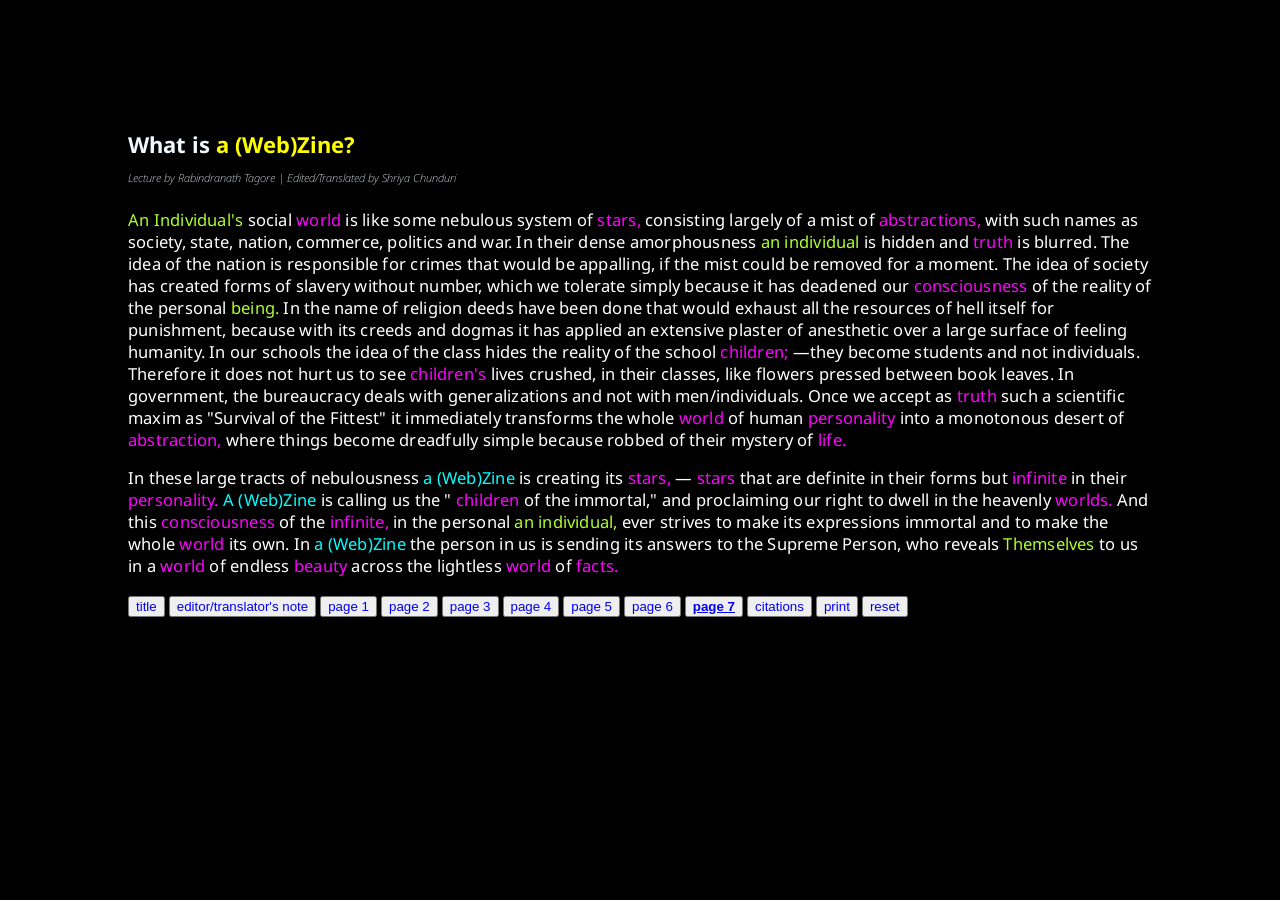
<file: page-7.html>
<!DOCTYPE html>
<html lang="en">
<meta charset="utf-8">
<meta name="viewport" content="width=device-width, initial-scale-1">
<title>A (Web)Zine for Art's Sake</title>
<link rel="preconnect" href="https://fonts.googleapis.com">
<link rel="preconnect" href="https://fonts.gstatic.com" crossorigin>
<link href="https://fonts.googleapis.com/css2?family=Noto+Sans:ital,wght@0,100..900;1,100..900&display=swap" rel="stylesheet">
    <link rel="stylesheet" type="text/css" href="page-7-styles.css">
<script src=""></script>
<style type="text/css">
<!--
BODY { cursor:url(https://www.rw-designer.com/cursor-set/next-generation-set); }
-->
</style>
</head>
<body onclick="handleClick(event)">
    <div class="lecture" st>
      <h3>
        What is
        <span id="greeting" class="greeting clickable head" data-values="Art? /a (Web)Zine?">a (Web)Zine?</span>
      </h3>
      <h6>
        Lecture by Rabindranath Tagore | Edited/Translated by Shriya Chunduri
      </h6>
    </div>
    <p>
    <span id="greeting" class="greeting clickable gender" data-values="Man's/An Individual's/Woman's">An Individual's</span> 
    social 
    <span id="greeting" class="greeting clickable language" data-values="world/ভুবন/संसार/ప్రపంచం/ಜಗತ್ತು">world</span> 
    is like some nebulous system of 
    <span id="greeting" class="greeting clickable language" data-values="stars,/তারাসমূহ,/सितारे,/నక్షత్రాలు,/ನಕ್ಷತ್ರಗಳು,">stars,</span> 
    consisting largely of a mist of 
    <span id="greeting" class="greeting clickable language" data-values="abstractions,/বিমূর্ত ধারণা,/अमूर्तता,/సాధారణములు,/ಅಮೂರ್ತ ಪರಿಕಲ್ಪನೆಗಳು">abstractions,</span>
    with such names as society, state, nation, commerce, politics and war. In their dense amorphousness 
    <span id="greeting" class="greeting clickable gender" data-values="man/an individual/woman">an individual</span> 
    is hidden and 
    <span id="greeting" class="greeting clickable language" data-values="truth/সত্য/सत्य/నిజం/ಸತ್ಯ">truth</span> 
    is blurred. The idea of the nation is responsible for crimes that would be appalling, if the mist could be removed for a moment. The idea of society has created forms of slavery without number, which we tolerate simply because it has deadened our 
    <span id="greeting" class="greeting clickable language" data-values="consciousness/চেতনা/चेतना/స్పృహ/ಜಾಗ್ರತಿ">consciousness</span> 
    of the reality of the personal 
    <span id="greeting" class="greeting clickable gender" data-values="man./being./woman.">being.</span>
    In the name of religion deeds have been done that would exhaust all the resources of hell itself for punishment, because with its creeds and dogmas it has applied an extensive plaster of anesthetic over a large surface of feeling humanity. In our schools the idea of the class hides the reality of the school 
    <span id="greeting" class="greeting clickable language" data-values="children;/সন্তানরা;/बच्चे;/పిల్లలు;/ಮಕ್ಕಳು">children;</span>
    —they become students and not individuals. Therefore it does not hurt us to see 
    <span id="greeting" class="greeting clickable language" data-values="children's/শিশুদের/बच्चों के/పిల్లల/ಮಕ್ಕಳ">children's</span> 
    lives crushed, in their classes, like flowers pressed between book leaves. In government, the bureaucracy deals with generalizations and not with 
    men/individuals. 
    Once we accept as 
    <span id="greeting" class="greeting clickable language" data-values=" truth/সত্য/सत्य/నిజం/ಸತ್ಯ">truth</span> 
    such a scientific maxim as "Survival of the Fittest" it immediately transforms the whole 
    <span id="greeting" class="greeting clickable language" data-values="world/ভুবন/संसार/ప్రపంచం/ಜಗತ್ತು">world</span>  
    of human 
    <span id="greeting" class="greeting clickable language" data-values="personality/ব্যক্তিত্ব/व्यक्तित्व/వ్యక్తిత్వం/ವ್ಯಕ್ತಿತ್ವ">personality</span> 
    into a monotonous desert of 
    <span id="greeting" class="greeting clickable language" data-values="things/সত্তা/इकाइयां/సంస్థలు/ಘಟಕಗಳು">abstraction,</span> 
    where things become dreadfully simple because robbed of their mystery of 
    <span id="greeting" class="greeting clickable language" data-values="life./ জীবন।/ ज़िंदगी।/ జీవితం./ ಜೀವನ.">life.</span>
    </p>

    <p>
    In these large tracts of nebulousness 
    <span id="greeting" class="greeting clickable creativity" data-values="Art/a (Web)Zine">a (Web)Zine</span>
    is creating its 
    <span id="greeting" class="greeting clickable language" data-values="stars,/তারাসমূহ,/सितारे,/నక్షత్రాలు,/ನಕ್ಷತ್ರಗಳು">stars,</span>
    —
    <span id="greeting" class="greeting clickable language" data-values="stars,/তারাসমূহ,/सितारे,/నక్షత్రాలు,/ನಕ್ಷತ್ರಗಳು">stars</span> 
    that are definite in their forms but 
    <span id="greeting" class="greeting clickable language" data-values="infinite/অনন্ত/अनंत/అనంతం/ಅನಂತ ">infinite</span>
    in their 
    <span id="greeting" class="greeting clickable language" data-values="personality./ব্যক্তিত্ব।/व्यक्तित्व।/వ్యక్తిత్వం./ವ್ಯಕ್ತಿತ್ವ.">personality.</span> 
    <span id="greeting" class="greeting clickable creativity" data-values="Art/A (Web)Zine">A (Web)Zine</span> 
    is calling us the "
    <span id="greeting" class="greeting clickable language" data-values="children/সন্তানরা/बच्चे/పిల్లలు/ಮಕ್ಕಳು">children</span> 
    of the immortal," and proclaiming our right to dwell in the heavenly 
    <span id="greeting" class="greeting clickable language" data-values="worlds./বিশ্বসমূহ।/संसार।/ప్రపంచాలు./ಜಗತ್ತುಗಳು.">worlds.</span>
    And this 
    <span id="greeting" class="greeting clickable language" data-values="consciousness/চেতনা/चेतना/స్పృహ/ಜಾಗ್ರತಿ">consciousness</span> 
    of the 
    <span id="greeting" class="greeting clickable language" data-values="infinite,/অনন্ত,/अनंत,/అనంతం,/ಅನಂತ,">infinite,</span> 
    in the personal 
    <span id="greeting" class="greeting clickable gender" data-values="man,/an individual,/woman,">an individual,</span> 
    ever strives to make its expressions immortal and to make the whole 
    <span id="greeting" class="greeting clickable language" data-values="world/ভুবন/संसार/ప్రపంచం/ಜಗತ್ತು">world</span> 
    its own. In 
    <span id="greeting" class="greeting clickable creativity" data-values="Art/a (Web)Zine">a (Web)Zine</span> 
    the person in us is sending its answers to the Supreme Person, who reveals 
    <span id="greeting" class="greeting clickable gender" data-values="Himself/Themselves/Herself">Themselves</span>
    to us in a 
    <span id="greeting" class="greeting clickable language" data-values="world/ভুবন/संसार/ప్రపంచం/ಜಗತ್ತು">world</span> 
    of endless 
    <span id="greeting" class="greeting clickable language" data-values="beauty/সৌন্দর্য/सुंदरता/అందం/ಸೌಂದರ್ಯ">beauty</span> 
    across the lightless 
    <span id="greeting" class="greeting clickable language" data-values="world/ভুবন/संसार/ప్రపంచం/ಜಗತ್ತು">world</span> 
    of 
    <span id="greeting" class="greeting clickable language" data-values="facts./তথ্য।/वस्तुस्थिति।/వాస్తవాలు./ಸಂಗತಿಗಳು">facts.</span>
    </p>

     <div id="b" class="unselect">
        <button id="title" class="unselect"><a href="index.html" aria-current="false">title</a></button>
        <button id="note"><a href="note.html" aria-current="false">editor/translator's note</a></button>
        <button id="page-1"><a href="page-1.html" aria-current="false">page 1</a></button>
        <button id="page-2"><a href="page-2.html" aria-current="false">page 2</a></button>
        <button id="page-3"><a href="page-3.html" aria-current="false">page 3</a></button>
        <button id="page-4"><a href="page-4.html" aria-current="false">page 4</a></button>
        <button id="page-5"><a href="page-5.html" aria-current="false">page 5</a></button>
        <button id="page-6"><a href="page-6.html" aria-current="false">page 6</a></button>
        <button id="page-7"><a href="page-7.html" aria-current="page">page 7</a></button>
        <button id="citations"><a href="citations.html" aria-current="false">citations</a></button>
        <button class="printbutton" id="p" onclick="window.print()"><a href="" aria-current="false">print</a></button>
        <button onClick="window.location.reload();" id="reset"><a href="" aria-current="false">reset</a></button>
    </div>

<script>
          function handleClick(event) {
  if (event.target.classList.contains("clickable")) {
    var values = event.target.getAttribute("data-values").split("/");
    var randomIndex = Math.floor(Math.random() * values.length);
    var nextValue = values[randomIndex];
    event.target.innerText = nextValue;
  }
}

</script>
</body>

</html>
</file>
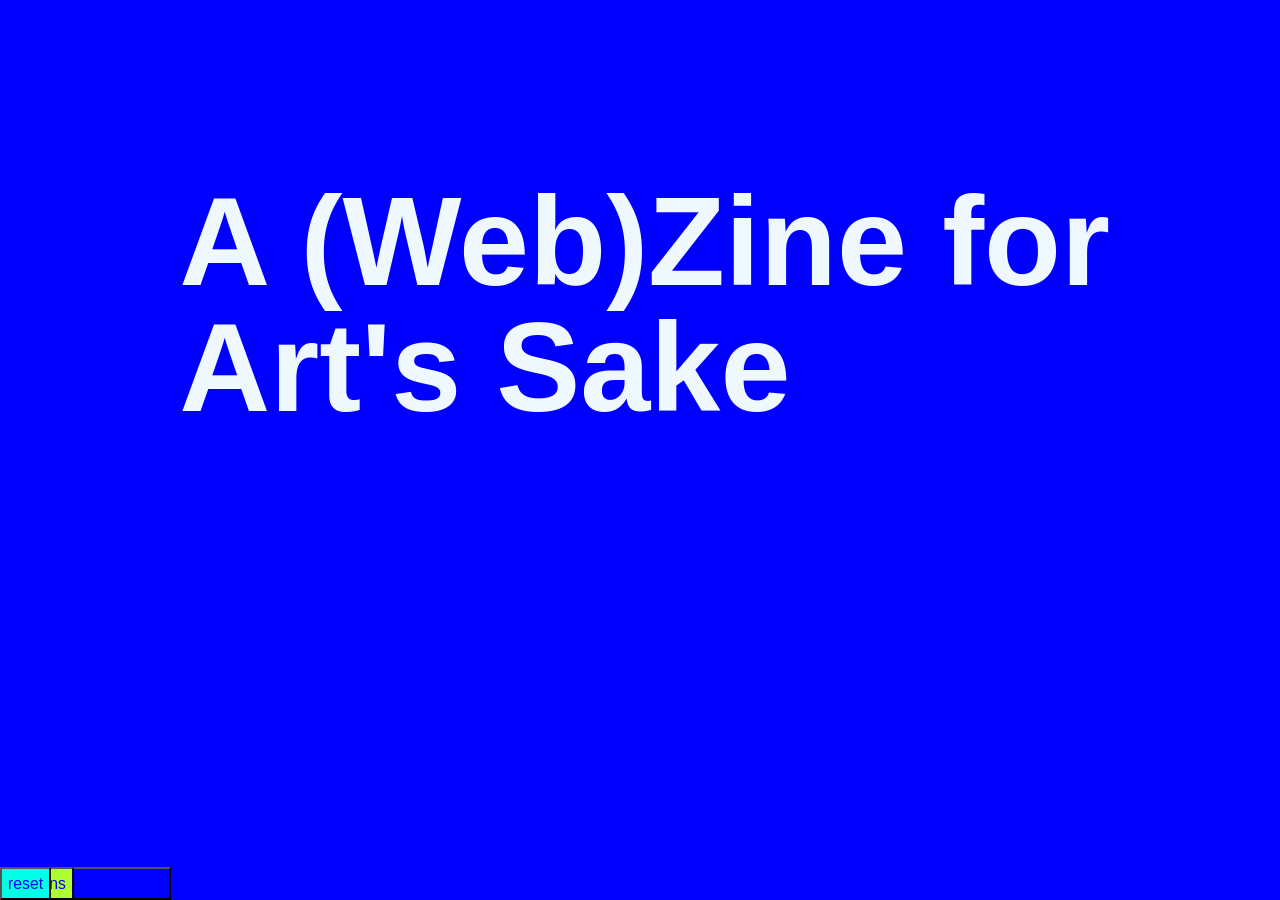
<file: title.html>
<!DOCTYPE html>
<html lang="en">
<meta charset="utf-8">
<meta name="viewport" content="width=device-width, initial-scale-1">
<title>A (Web)Zine for Art's Sake</title>
<link rel="preconnect" href="https://fonts.googleapis.com">
<link rel="preconnect" href="https://fonts.gstatic.com" crossorigin>
<link href="https://fonts.googleapis.com/css2?family=Noto+Sans:ital,wght@0,100..900;1,100..900&display=swap" rel="stylesheet">
    <link rel="stylesheet" type="text/css" href="title-styles.css">
<script src=""></script>
</head>

<body onclick="handleClick(event)">
    <div class="main">
      <h3>
        <span id="greeting" class="greeting clickable" data-values="Art/A (Web)Zine">A (Web)Zine</span>
        for
        <span id="greeting" class="greeting clickable" data-values="Art's/a (Web)Zine's">Art's</span>
        Sake
      </h3>
    </div>

    <div id="b" class="unselect">
        <button id="title"><a href="title.html">title</a></button>
    </div>
    <div id="b" class="unselect">
        <button id="note"><a href="">editor/translator's note</a></button>
    </div>
    <div id="b" class="unselect">
        <button id="page-1"><a href="page-1.html">page 1</a></button>
    </div>
    <div id="b" class="unselect">
        <button id="page-2"><a href="">page 2</a></button>
    </div>
    <div id="b" class="unselect">
        <button id="page-3"><a href="">page 3</a></button>
    </div>
    <div id="b" class="unselect">
        <button id="page-4"><a href="">page 4</a></button>
    </div>
    <div id="b" class="unselect">
        <button id="page-5"><a href="">page 5</a></button>
    </div>
    <div id="b" class="unselect">
        <button id="page-6"><a href="">page 6</a></button>
    </div>
    <div id="b" class="unselect">
        <button id="page-7"><a href="">page 7</a></button>
    </div>
    <div id="b" class="unselect">
        <button id="page-8"><a href="">page 8</a></button>
    </div>
    <div id="b" class="unselect">
        <button id="citations"><a href="">citations</a></button>
    </div>
    <div id="b" class="unselect printbutton">
        <button id="p" onclick="kioskOrBrowserPrint();">print</button>
    </div>
    <div id="b" class="unselect">
        <button id="reset"><a href="">reset</a></button>
    </div>
<script>
function handleClick(event) {
  if (event.target.classList.contains("clickable")) {
    var values = event.target.getAttribute("data-values").split("/");
    var randomIndex = Math.floor(Math.random() * values.length);
    var nextValue = values[randomIndex];
    event.target.innerText = nextValue;
  }
}

let printing = false;

      async function kioskOrBrowserPrint() {
        if (printing) return;
        printing = true;
        try {
          if (window.kioskPrint) {
            const result = await window.kioskPrint.print();
            console.log('print result:', JSON.stringify(result));
            if (result.success) {
              setTimeout(() => location.reload(), 2000);
              return;   // stay locked until the reload happens
            } else if (result.reason !== 'duplicate') {
              console.warn('Print failed:', result.reason);
            }
          } else {
            window.print();
            setTimeout(() => location.reload(), 2000);
            return;
          }
        } catch (err) {
          console.error('print flow error:', err);
        }
        printing = false;   // only unlock if we're not reloading
      }
</script>
</body>
</html>
</file>
<file: title-styles.css>
html {
  font-family: "Noto Sans", sans-serif;
  scroll-behavior: smooth;
  scrollbar-gutter: hidden;
}

::-webkit-scrollbar {
    width: 0;
}

body {
    background-color: blue;
    margin: 0;
}

.main {
  display: flex;
  flex-direction: row;
  flex-wrap: wrap;
  justify-content: center;
  align-items: center;
  background-color: blue;
  margin-top: 10%;
  margin: 5%;
}

.head {
  background-color: transparent;
  border: none;
}

.header {
  text-align: center;
  font-size: 3.5vmin;
  line-height: 5vmin;
  color: greenyellow;
}


img {
  height: auto;
  width: 50vmin;
  display: flex;
  align-self: baseline;
  mix-blend-mode: difference;
}


img:hover
{
  cursor: help;
  vertical-align: middle;
}


h3{
    font-family: "Rethink Sans", sans-serif;
    font-size: 14vmin;
    line-height: 14vmin;
    vertical-align: top;
    color: aliceblue;
    overflow: visible;
    margin-left: 10%;
    margin-top: 10%;

}

h6{
    font-family: "Rethink Sans", sans-serif;
    font-size: 4.5vmin;
    font-style: italic;
    line-height: 5.75vmin;
    font-weight: 200;
    vertical-align: top;
    color: aliceblue;
    margin-top: -12vmin;
    margin-left: 10%;

}

p {
    color: white;
    font-family: "Rethink Sans", sans-serif;
    font-size: 8.25vmin;
    line-height: 10vmin;
    vertical-align: middle;
    letter-spacing: 0.01lh;
    margin: 0.5%;
}

.unselect {
  -webkit-user-select: none; /* Safari */
  -ms-user-select: none; /* IE 10 and IE 11 */
  user-select: none; /* Standard syntax */
}

.select {
  -webkit-user-select: text; /* Safari */
  -ms-user-select: text; /* IE 10 and IE 11 */
  user-select: text; /* Standard syntax */
}

[aria-current]:not([aria-current="false"]) {
  font-weight: bold;
  text-decoration: underline;
}


.unselect {
    position: sticky;
    position: fixed;
    left: 0;
    bottom: 0;
    z-index: 100;
    display: flex;
  flex-direction: row;
  flex-wrap: wrap;
  flex-flow: row;
  justify-content: space-between;
  align-items: center;
  width: 100%;

}


.navoption {
    width: 100%;
}

#title {
    background-color: yellow;
}

#page {
    background-color: magenta;
}

#citations {
    background-color: greenyellow;
}

#print, #reset {
    background-color: rgb(0, 255, 229);
}

button {
    background: none;
}

a, .button {
  font-family: "Rethink Sans", sans-serif;
    font-size: 1.75vmin;
    color: blue;
    line-height: 3vmin;
    text-align: center;
    text-decoration: none;
    cursor: copy;
}

#greeting:hover {
    text-decoration: underline;
}


@media print {
  @page { size: 80mm auto; }

  html {
    width: 8.5in !important;
    height: auto !important;
    display: block !important;
    color: #000 !important;
    background: #fff !important;
    overflow: visible !important;
  }

  body {
    display: block !important;
    position: static !important;
    width: 7in !important;
    color: #000 !important;
    background: #fff !important;
    font-size: 12px !important;
  }

h3, p, .unselect, a{
    color: #000;
}

.main {
  width: 7in;
  background-color: #fff;
  display: inline-flex;
  flex-direction: row;
  flex-wrap: wrap;
  border: #000;
  border-radius: 2%;
  border-style: dotted;
}

.header {
  font-size: 16px;
  line-height: 18px;
  color: #000;
}

img {
  min-width: 2in;
  width: auto;
  height: auto;
  max-height: 3in;
  filter: grayscale(100%);
}

}
</file>
<file: citations-styles.css>
html {
  font-family: "Noto Sans", sans-serif;
}

body {
    background-color: black;
    margin: 10%;
}

h3{
    font-family: "Noto Sans", sans-serif;
    font-size: 1lh;
    line-height: 1.5lh;
    vertical-align: top;
    color: aliceblue;
}

h6{
    font-family: "Noto Sans", sans-serif;
    font-size: 0.5lh;
    font-weight: 200;
    font-style: italic;
    line-height: 0.5lh;
    vertical-align: top;
    color: aliceblue;
    margin-top: -1lh;
}

p {
    color: white;
    font-family: "Noto Sans", sans-serif;
    font-size: 0.75lh;
    line-height: 1lh;
    vertical-align: middle;
    letter-spacing: 0.01lh;
}

.unselect {
  -webkit-user-select: none; /* Safari */
  -ms-user-select: none; /* IE 10 and IE 11 */
  user-select: none; /* Standard syntax */
}

.select {
  -webkit-user-select: text; /* Safari */
  -ms-user-select: text; /* IE 10 and IE 11 */
  user-select: text; /* Standard syntax */
}

[aria-current]:not([aria-current="false"]) {
  font-weight: bold;
  text-decoration: underline;
}

.head {
    cursor: ew-resize;
}

.gender {
    cursor: progress;
    color: greenyellow;
}

.language {
    cursor: help;
    color: magenta;
}

.creativity {
    cursor: context-menu;
    color: aqua;
}

#greeting:hover {
    text-decoration: underline;
}


.unselect {
    display: inline-block;
}

a, .button {
    text-decoration: none;
    color: blue;
    cursor: copy;
}


@media print {
  @page { size: 80mm auto; margin: 20%; }

  html {
    width: 8.5in !important;
    height: auto !important;
    display: block !important;
    color: #000 !important;
    background: #fff !important;
    overflow: visible !important;
  }

  body {
    display: block !important;
    position: static !important;
    width: 7in !important;
    margin: 10%  !important;
    color: #000 !important;
    background: #fff !important;
    font-size: 12px !important;
  }

h3, p, .unselect, a{
    color: #000;
}

.clickable {
    color: #000;
}

.creativity {
    text-decoration: underline;
    text-decoration-style: wavy;
}

.gender {
    text-decoration: underline;
    text-decoration-style: dashed;
}

.language {
    text-decoration: underline;
    text-decoration-style: dotted;
}
}
</file>
<file: note-styles.css>
html {
  font-family: "Noto Sans", sans-serif;
}

body {
    background-color: black;
    margin: 10%;
}

h3{
    font-family: "Noto Sans", sans-serif;
    font-size: 1lh;
    line-height: 1.5lh;
    vertical-align: top;
    color: aliceblue;
}

h6{
    font-family: "Noto Sans", sans-serif;
    font-size: 0.5lh;
    font-weight: 200;
    font-style: italic;
    line-height: 0.5lh;
    vertical-align: top;
    color: aliceblue;
    margin-top: -1lh;
}

p {
    color: white;
    font-family: "Noto Sans", sans-serif;
    font-size: 0.75lh;
    line-height: 1lh;
    vertical-align: middle;
    letter-spacing: 0.01lh;
}

.unselect {
  -webkit-user-select: none; /* Safari */
  -ms-user-select: none; /* IE 10 and IE 11 */
  user-select: none; /* Standard syntax */
}

.select {
  -webkit-user-select: text; /* Safari */
  -ms-user-select: text; /* IE 10 and IE 11 */
  user-select: text; /* Standard syntax */
}

[aria-current]:not([aria-current="false"]) {
  font-weight: bold;
  text-decoration: underline;
}

.head {
    cursor: ew-resize;
}

.gender {
    cursor: progress;
    color: greenyellow;
}

.language {
    cursor: help;
    color: magenta;
}

.creativity {
    cursor: context-menu;
    color: aqua;
}

#greeting:hover {
    text-decoration: underline;
}


.unselect {
    display: inline-block;
}

a, .button {
    text-decoration: none;
    color: blue;
    cursor: copy;
}


@media print {
  @page { size: 80mm auto; margin: 20%; }

  html {
    width: 8.5in !important;
    height: auto !important;
    display: block !important;
    color: #000 !important;
    background: #fff !important;
    overflow: visible !important;
  }

  body {
    display: block !important;
    position: static !important;
    width: 7in !important;
    margin: 10%  !important;
    color: #000 !important;
    background: #fff !important;
    font-size: 12px !important;
  }

h3, p, .unselect, a{
    color: #000;
}

.clickable {
    color: #000;
}

.creativity {
    text-decoration: underline;
    text-decoration-style: wavy;
}

.gender {
    text-decoration: underline;
    text-decoration-style: dashed;
}

.language {
    text-decoration: underline;
    text-decoration-style: dotted;
}
}
</file>
<file: page-2-styles.css>
html {
  font-family: "Noto Sans", sans-serif;
  scroll-behavior: smooth;
  scrollbar-gutter: hidden;
}

::-webkit-scrollbar {
    width: 0;
}

body {
    background-color: blue;
    margin: 0;
}


h3{
    font-family: "Rethink Sans", sans-serif;
    font-size: 14vmin;
    line-height: 14vmin;
    vertical-align: top;
    color: aliceblue;
    overflow: visible;
    margin-left: 10%;
    margin-top: 10%;

}

h6{
    font-family: "Rethink Sans", sans-serif;
    font-size: 4.5vmin;
    font-style: italic;
    line-height: 5.75vmin;
    font-weight: 200;
    vertical-align: top;
    color: aliceblue;
    margin-top: -12vmin;
    margin-left: 10%;

}

p {
    color: white;
    font-family: "Rethink Sans", sans-serif;
    font-size: 8.25vmin;
    line-height: 10vmin;
    vertical-align: middle;
    letter-spacing: 0.01lh;
    margin: 10%;
    hyphens: manual;
}

.unselect {
  -webkit-user-select: none; /* Safari */
  -ms-user-select: none; /* IE 10 and IE 11 */
  user-select: none; /* Standard syntax */
}

.select {
  -webkit-user-select: text; /* Safari */
  -ms-user-select: text; /* IE 10 and IE 11 */
  user-select: text; /* Standard syntax */
}

[aria-current]:not([aria-current="false"]) {
  font-weight: bold;
  text-decoration: underline;
}

.head {
    cursor: ew-resize;
    color: yellow;
}

.gender {
     font-family: "Averia Libre";
     font-style: italic;
    cursor: progress;
    color: greenyellow;
}

.language {
    font-family: "Bricolage Grotesque", "Tiro Bangla", "Akaya Telivigala", "Anek Kannada", "Amita", sans-serif;
    cursor: help;
    color: magenta;
}

.creativity {
    font-family: "Codystar", sans-serif;
    cursor: context-menu;
    color: rgb(0, 255, 229);
}

#greeting:hover {
    text-decoration-line: line-through;
}


.unselect {
    position: sticky;
    position: fixed;
    left: 0;
    bottom: 0;
    z-index: 10;
    display: inline-flex;
  flex-direction: row;
  flex-wrap: wrap;
  flex-flow: row;
  justify-content: space-between;
  align-items: center;
  width: 100%;

}

.navoption {
    width: 100%;
}

#title {
    background-color: yellow;
}

#page {
    background-color: magenta;
}

#citations {
    background-color: greenyellow;
}

#print, #reset {
    background-color: rgb(0, 255, 229);
}

button {
    background: none;
}

a, .button {
    font-family: "Rethink Sans", sans-serif;
    font-size: 1.75vmin;
    color: blue;
    line-height: 3vmin;
    text-align: center;
    text-decoration: none;
    cursor: copy;
}


@media print {
     body {-webkit-print-color-adjust: exact;}
  @page { size: auto; }

  html {
    width: 8.5in !important;
    height: auto !important;
    display: block !important;
    color: #000 !important;
    background: #fff !important;
    overflow: visible !important;
  }

  

  body {
    content: "";
    display: block !important;
    position: static !important;
    width: 7.5in !important;
    color: #000 !important;
    background: #fff !important;
    top: 1in;
    bottom: 1in;
    left: 1in;
    right: 1in;
  }

h3, p, h6, .unselect, a{
    color: #000;
}

h3 {
    font-size: 32px;
    line-height: 32px;
    margin-top: 0;
    margin-bottom: 0;
    margin-left: 0;
}

h6 {
    font-size: 16px;
    line-height: 16px;
    margin-top: 12px;
    margin-bottom: 0;
    margin-left: 0;
}

p {
    font-size: 28px;
    line-height: 32px;
    margin-top: 12px;
    margin-bottom: 12px;
    margin-left: 0;
}

.clickable {
    color: #000;
}

a {
    font-size: 12px;
}

.unselect {
    width: 50%;
    height: 50%;
}

}
</file>
<file: page-3-styles.css>
html {
  font-family: "Noto Sans", sans-serif;
}

body {
    background-color: black;
    margin: 10%;
}

h3{
    font-family: "Noto Sans", sans-serif;
    font-size: 1lh;
    line-height: 1.5lh;
    vertical-align: top;
    color: aliceblue;
}

h6{
    font-family: "Noto Sans", sans-serif;
    font-size: 0.5lh;
    font-weight: 200;
    font-style: italic;
    line-height: 0.5lh;
    vertical-align: top;
    color: aliceblue;
    margin-top: -1lh;
}

p {
    color: white;
    font-family: "Noto Sans", sans-serif;
    font-size: 0.75lh;
    line-height: 1lh;
    vertical-align: middle;
    letter-spacing: 0.01lh;
}

.unselect {
  -webkit-user-select: none; /* Safari */
  -ms-user-select: none; /* IE 10 and IE 11 */
  user-select: none; /* Standard syntax */
}

.select {
  -webkit-user-select: text; /* Safari */
  -ms-user-select: text; /* IE 10 and IE 11 */
  user-select: text; /* Standard syntax */
}

[aria-current]:not([aria-current="false"]) {
  font-weight: bold;
  text-decoration: underline;
}

.head {
    cursor: ew-resize;
    color: yellow;
}

.gender {
    cursor: progress;
    color: greenyellow;
}

.language {
    cursor: help;
    color: magenta;
}

.creativity {
    cursor: context-menu;
    color: aqua;
}

#greeting:hover {
    text-decoration: underline;
}


.unselect {
    display: inline-block;
}

a, .button {
    text-decoration: none;
    color: blue;
    cursor: copy;
}


@media print {
  @page { size: 80mm auto; margin: 20%; }

  html {
    width: 8.5in !important;
    height: auto !important;
    display: block !important;
    color: #000 !important;
    background: #fff !important;
    overflow: visible !important;
  }

  body {
    display: block !important;
    position: static !important;
    width: 7in !important;
    margin: 10%  !important;
    color: #000 !important;
    background: #fff !important;
    font-size: 12px !important;
  }

h3, p, .unselect, a{
    color: #000;
}

.clickable {
    color: #000;
}

.creativity {
    text-decoration: underline;
    text-decoration-style: wavy;
}

.gender {
    text-decoration: underline;
    text-decoration-style: dashed;
}

.language {
    text-decoration: underline;
    text-decoration-style: dotted;
}
}
</file>
<file: page-4-styles.css>
html {
  font-family: "Noto Sans", sans-serif;
}

body {
    background-color: black;
    margin: 10%;
}

h3{
    font-family: "Noto Sans", sans-serif;
    font-size: 1lh;
    line-height: 1.5lh;
    vertical-align: top;
    color: aliceblue;
}

h6{
    font-family: "Noto Sans", sans-serif;
    font-size: 0.5lh;
    font-weight: 200;
    font-style: italic;
    line-height: 0.5lh;
    vertical-align: top;
    color: aliceblue;
    margin-top: -1lh;
}

p {
    color: white;
    font-family: "Noto Sans", sans-serif;
    font-size: 0.75lh;
    line-height: 1lh;
    vertical-align: middle;
    letter-spacing: 0.01lh;
}

.unselect {
  -webkit-user-select: none; /* Safari */
  -ms-user-select: none; /* IE 10 and IE 11 */
  user-select: none; /* Standard syntax */
}

.select {
  -webkit-user-select: text; /* Safari */
  -ms-user-select: text; /* IE 10 and IE 11 */
  user-select: text; /* Standard syntax */
}

[aria-current]:not([aria-current="false"]) {
  font-weight: bold;
  text-decoration: underline;
}


.head {
    cursor: ew-resize;
    color: yellow;
}

.gender {
    cursor: progress;
    color: greenyellow;
}

.language {
    cursor: help;
    color: magenta;
}

.creativity {
    cursor: context-menu;
    color: aqua;
}

#greeting:hover {
    text-decoration: underline;
}


.unselect {
    display: inline-block;
}

a, .button {
    text-decoration: none;
    color: blue;
    cursor: copy;
}


@media print {
  @page { size: 80mm auto; margin: 20%; }

  html {
    width: 8.5in !important;
    height: auto !important;
    display: block !important;
    color: #000 !important;
    background: #fff !important;
    overflow: visible !important;
  }

  body {
    display: block !important;
    position: static !important;
    width: 7in !important;
    margin: 10%  !important;
    color: #000 !important;
    background: #fff !important;
    font-size: 12px !important;
  }

h3, p, .unselect, a{
    color: #000;
}

.clickable {
    color: #000;
}

.creativity {
    text-decoration: underline;
    text-decoration-style: wavy;
}

.gender {
    text-decoration: underline;
    text-decoration-style: dashed;
}

.language {
    text-decoration: underline;
    text-decoration-style: dotted;
}
}
</file>
<file: page-5-styles.css>
html {
  font-family: "Noto Sans", sans-serif;
}

body {
    background-color: black;
    margin: 10%;
}

h3{
    font-family: "Noto Sans", sans-serif;
    font-size: 1lh;
    line-height: 1.5lh;
    vertical-align: top;
    color: aliceblue;
}

h6{
    font-family: "Noto Sans", sans-serif;
    font-size: 0.5lh;
    font-weight: 200;
    font-style: italic;
    line-height: 0.5lh;
    vertical-align: top;
    color: aliceblue;
    margin-top: -1lh;
}

p {
    color: white;
    font-family: "Noto Sans", sans-serif;
    font-size: 0.75lh;
    line-height: 1lh;
    vertical-align: middle;
    letter-spacing: 0.01lh;
}

.unselect {
  -webkit-user-select: none; /* Safari */
  -ms-user-select: none; /* IE 10 and IE 11 */
  user-select: none; /* Standard syntax */
}

.select {
  -webkit-user-select: text; /* Safari */
  -ms-user-select: text; /* IE 10 and IE 11 */
  user-select: text; /* Standard syntax */
}

[aria-current]:not([aria-current="false"]) {
  font-weight: bold;
  text-decoration: underline;
}

.head {
    cursor: ew-resize;
    color: yellow;
}

.gender {
    cursor: progress;
    color: greenyellow;
}

.language {
    cursor: help;
    color: magenta;
}

.creativity {
    cursor: context-menu;
    color: aqua;
}

#greeting:hover {
    text-decoration: underline;
}


.unselect {
    display: inline-block;
}

a, .button {
    text-decoration: none;
    color: blue;
    cursor: copy;
}


@media print {
  @page { size: 80mm auto; margin: 20%; }

  html {
    width: 8.5in !important;
    height: auto !important;
    display: block !important;
    color: #000 !important;
    background: #fff !important;
    overflow: visible !important;
  }

  body {
    display: block !important;
    position: static !important;
    width: 7in !important;
    margin: 10%  !important;
    color: #000 !important;
    background: #fff !important;
    font-size: 12px !important;
  }

h3, p, .unselect, a{
    color: #000;
}

.clickable {
    color: #000;
}

.creativity {
    text-decoration: underline;
    text-decoration-style: wavy;
}

.gender {
    text-decoration: underline;
    text-decoration-style: dashed;
}

.language {
    text-decoration: underline;
    text-decoration-style: dotted;
}
}
</file>
<file: page-6-styles.css>
html {
  font-family: "Noto Sans", sans-serif;
}

body {
    background-color: black;
    margin: 10%;
}

h3{
    font-family: "Noto Sans", sans-serif;
    font-size: 1lh;
    line-height: 1.5lh;
    vertical-align: top;
    color: aliceblue;
}

h6{
    font-family: "Noto Sans", sans-serif;
    font-size: 0.5lh;
    font-weight: 200;
    font-style: italic;
    line-height: 0.5lh;
    vertical-align: top;
    color: aliceblue;
    margin-top: -1lh;
}

p {
    color: white;
    font-family: "Noto Sans", sans-serif;
    font-size: 0.75lh;
    line-height: 1lh;
    vertical-align: middle;
    letter-spacing: 0.01lh;
}

.unselect {
  -webkit-user-select: none; /* Safari */
  -ms-user-select: none; /* IE 10 and IE 11 */
  user-select: none; /* Standard syntax */
}

.select {
  -webkit-user-select: text; /* Safari */
  -ms-user-select: text; /* IE 10 and IE 11 */
  user-select: text; /* Standard syntax */
}

[aria-current]:not([aria-current="false"]) {
  font-weight: bold;
  text-decoration: underline;
}

.head {
    cursor: ew-resize;
    color: yellow;
}

.gender {
    cursor: progress;
    color: greenyellow;
}

.language {
    cursor: help;
    color: magenta;
}

.creativity {
    cursor: context-menu;
    color: aqua;
}

#greeting:hover {
    text-decoration: underline;
}


.unselect {
    display: inline-block;
}

a, .button {
    text-decoration: none;
    color: blue;
    cursor: copy;
}


@media print {
  @page { size: 80mm auto; margin: 20%; }

  html {
    width: 8.5in !important;
    height: auto !important;
    display: block !important;
    color: #000 !important;
    background: #fff !important;
    overflow: visible !important;
  }

  body {
    display: block !important;
    position: static !important;
    width: 7in !important;
    margin: 10%  !important;
    color: #000 !important;
    background: #fff !important;
    font-size: 12px !important;
  }

h3, p, .unselect, a{
    color: #000;
}

.clickable {
    color: #000;
}

.creativity {
    text-decoration: underline;
    text-decoration-style: wavy;
}

.gender {
    text-decoration: underline;
    text-decoration-style: dashed;
}

.language {
    text-decoration: underline;
    text-decoration-style: dotted;
}
}
</file>
<file: page-7-styles.css>
html {
  font-family: "Noto Sans", sans-serif;
}

body {
    background-color: black;
    margin: 10%;
}

h3{
    font-family: "Noto Sans", sans-serif;
    font-size: 1lh;
    line-height: 1.5lh;
    vertical-align: top;
    color: aliceblue;
}

h6{
    font-family: "Noto Sans", sans-serif;
    font-size: 0.5lh;
    font-weight: 200;
    font-style: italic;
    line-height: 0.5lh;
    vertical-align: top;
    color: aliceblue;
    margin-top: -1lh;
}

p {
    color: white;
    font-family: "Noto Sans", sans-serif;
    font-size: 0.75lh;
    line-height: 1lh;
    vertical-align: middle;
    letter-spacing: 0.01lh;
}

.unselect {
  -webkit-user-select: none; /* Safari */
  -ms-user-select: none; /* IE 10 and IE 11 */
  user-select: none; /* Standard syntax */
}

.select {
  -webkit-user-select: text; /* Safari */
  -ms-user-select: text; /* IE 10 and IE 11 */
  user-select: text; /* Standard syntax */
}

[aria-current]:not([aria-current="false"]) {
  font-weight: bold;
  text-decoration: underline;
}

.head {
    cursor: ew-resize;
    color: yellow;
}

.gender {
    cursor: progress;
    color: greenyellow;
}

.language {
    cursor: help;
    color: magenta;
}

.creativity {
    cursor: context-menu;
    color: aqua;
}

#greeting:hover {
    text-decoration: underline;
}


.unselect {
    display: inline-block;
}

a, .button {
    text-decoration: none;
    color: blue;
    cursor: copy;
}


@media print {
  @page { size: 80mm auto; margin: 20%; }

  html {
    width: 8.5in !important;
    height: auto !important;
    display: block !important;
    color: #000 !important;
    background: #fff !important;
    overflow: visible !important;
  }

  body {
    display: block !important;
    position: static !important;
    width: 7in !important;
    margin: 10%  !important;
    color: #000 !important;
    background: #fff !important;
    font-size: 12px !important;
  }

h3, p, .unselect, a{
    color: #000;
}

.clickable {
    color: #000;
}

.creativity {
    text-decoration: underline;
    text-decoration-style: wavy;
}

.gender {
    text-decoration: underline;
    text-decoration-style: dashed;
}

.language {
    text-decoration: underline;
    text-decoration-style: dotted;
}
}
</file>
